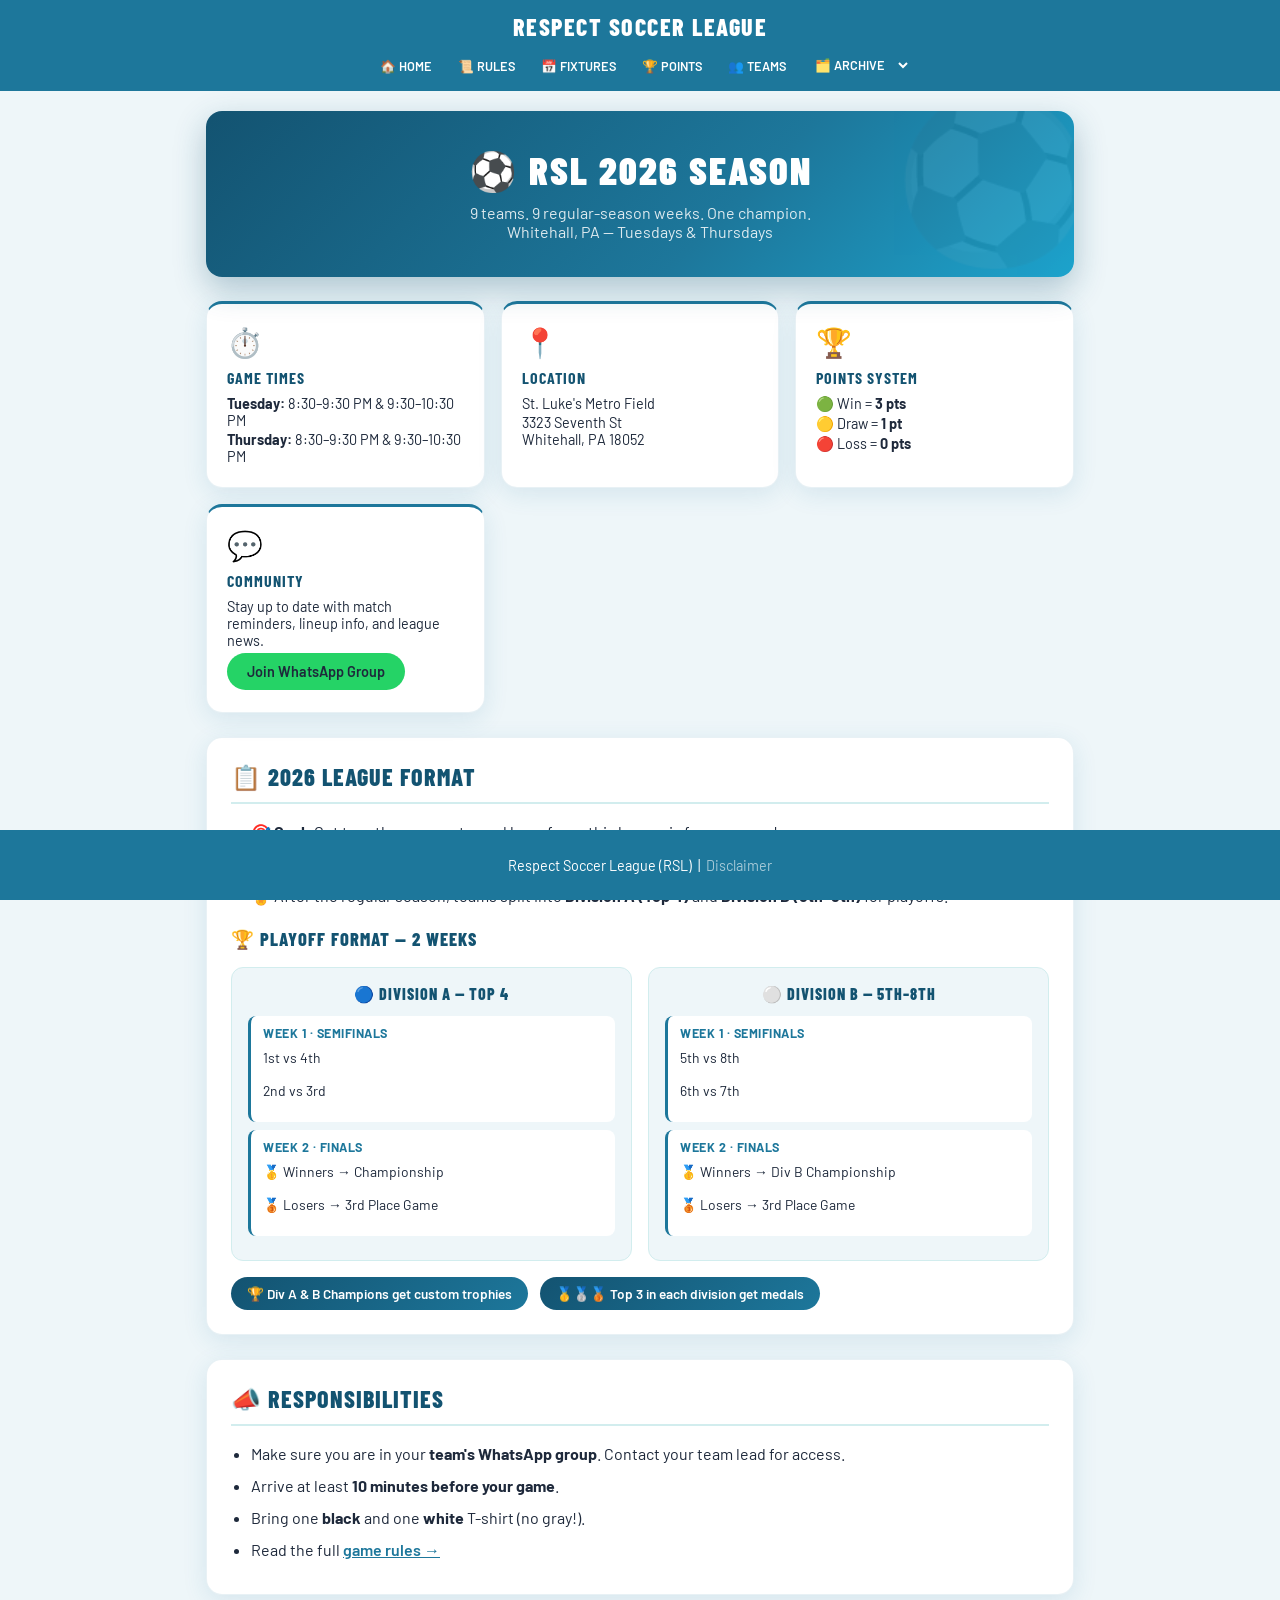
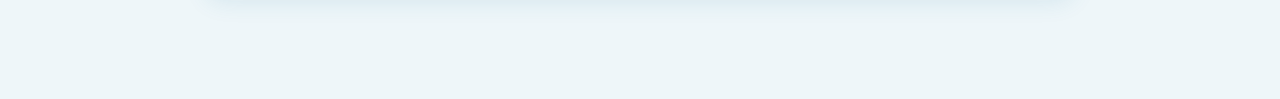
<file: index.html>
<!DOCTYPE html>
<html lang="en">
<head>
  <!-- Google tag (gtag.js) -->
  <script async src="https://www.googletagmanager.com/gtag/js?id=G-33SEFYBZ3E"></script>
  <script>
    window.dataLayer = window.dataLayer || [];
    function gtag(){dataLayer.push(arguments);}
    gtag('js', new Date());
    gtag('config', 'G-33SEFYBZ3E');
  </script>
  <meta http-equiv="refresh" content="21600">
  <meta charset="UTF-8">
  <meta name="viewport" content="width=device-width, initial-scale=1.0">
  <meta name="description" content="Respect Soccer League (RSL) — 2026 Season. Fixtures, standings, rules, and team info for the RSL in Whitehall, PA.">
  <title>RSL — Respect Soccer League</title>
  <link rel="stylesheet" href="styles.css">
  <link rel="icon" href="./images/favicon.png" type="image/png">
</head>

<!-- nav.js injects the nav into <header> automatically -->
<script src="nav.js"></script>

<body>
  <header>
    <h1>Respect Soccer League</h1>
    <!-- nav injected by nav.js -->
  </header>

  <main>

    <!-- ── HERO ───────────────────────────────────── -->
    <div class="hero">
      <h2>⚽ RSL 2026 Season</h2>
      <p>9 teams. 9 regular-season weeks. One champion.<br>Whitehall, PA — Tuesdays & Thursdays</p>
    </div>

    <!-- ── QUICK INFO CARDS ────────────────────────── -->
    <div class="info-grid">
      <div class="info-card">
        <span class="card-icon">⏱️</span>
        <h3>Game Times</h3>
        <p><strong>Tuesday:</strong> 8:30–9:30 PM &amp; 9:30–10:30 PM</p>
        <p><strong>Thursday:</strong> 8:30–9:30 PM &amp; 9:30–10:30 PM</p>
      </div>
      <div class="info-card">
        <span class="card-icon">📍</span>
        <h3>Location</h3>
        <p>St. Luke's Metro Field</p>
        <p><a href="https://maps.google.com/?q=3323+Seventh+St,+Whitehall,+PA+18052" target="_blank" rel="noopener">3323 Seventh St<br>Whitehall, PA 18052</a></p>
      </div>
      <div class="info-card">
        <span class="card-icon">🏆</span>
        <h3>Points System</h3>
        <p>🟢 Win = <strong>3 pts</strong></p>
        <p>🟡 Draw = <strong>1 pt</strong></p>
        <p>🔴 Loss = <strong>0 pts</strong></p>
      </div>
      <div class="info-card">
        <span class="card-icon">💬</span>
        <h3>Community</h3>
        <p>Stay up to date with match reminders, lineup info, and league news.</p>
        <a class="whatsapp-btn" href="https://chat.whatsapp.com/EWwjr1f79zW0HqxTsPFNQQ" target="_blank" rel="noopener">
          Join WhatsApp Group
        </a>
      </div>
    </div>

    <!-- ── LEAGUE FORMAT ───────────────────────────── -->
    <div class="section-card">
      <h2>📋 2026 League Format</h2>
      <ul>
        <li>🎯 <strong>Goal:</strong> Get together, compete, and have fun — this league is for everyone!</li>
        <li>📅 <strong>Regular Season:</strong> 8 games per team, round-robin format.</li>
        <li>🏅 After the regular season, teams split into <strong>Division A (Top 4)</strong> and <strong>Division B (5th–8th)</strong> for playoffs.</li>
      </ul>

      <!-- Playoff bracket -->
      <div style="margin-top: 20px;">
        <h3 style="font-family:'Barlow Condensed',Arial,sans-serif; font-weight:800; text-transform:uppercase; letter-spacing:1px; color:var(--brand-dark); font-size:1.15rem; margin-bottom:12px;">🏆 Playoff Format — 2 Weeks</h3>
        <div class="bracket-grid">
          <div class="bracket-division">
            <h4>🔵 Division A — Top 4</h4>
            <div class="bracket-week">
              <h5>Week 1 · Semifinals</h5>
              <ul>
                <li>1st vs 4th</li>
                <li>2nd vs 3rd</li>
              </ul>
            </div>
            <div class="bracket-week">
              <h5>Week 2 · Finals</h5>
              <ul>
                <li>🥇 Winners → Championship</li>
                <li>🥉 Losers → 3rd Place Game</li>
              </ul>
            </div>
          </div>
          <div class="bracket-division">
            <h4>⚪ Division B — 5th–8th</h4>
            <div class="bracket-week">
              <h5>Week 1 · Semifinals</h5>
              <ul>
                <li>5th vs 8th</li>
                <li>6th vs 7th</li>
              </ul>
            </div>
            <div class="bracket-week">
              <h5>Week 2 · Finals</h5>
              <ul>
                <li>🥇 Winners → Div B Championship</li>
                <li>🥉 Losers → 3rd Place Game</li>
              </ul>
            </div>
          </div>
        </div>

        <div class="awards-row">
          <span class="award-chip">🏆 Div A &amp; B Champions get custom trophies</span>
          <span class="award-chip">🥇🥈🥉 Top 3 in each division get medals</span>
        </div>
      </div>
    </div>

    <!-- ── RESPONSIBILITIES ────────────────────────── -->
    <div class="section-card">
      <h2>📣 Responsibilities</h2>
      <ul>
        <li>Make sure you are in your <strong>team's WhatsApp group</strong>. Contact your team lead for access.</li>
        <li>Arrive at least <strong>10 minutes before your game</strong>.</li>
        <li>Bring one <strong>black</strong> and one <strong>white</strong> T-shirt (no gray!).</li>
        <li>Read the full <a href="/rules" style="color:var(--brand); font-weight:600;">game rules →</a></li>
      </ul>
    </div>

  </main>

  <footer>
    <p>Respect Soccer League (RSL) &nbsp;|&nbsp; <a class="disclaimer" href="/disclaimer">Disclaimer</a></p>
  </footer>
</body>
</html>
</file>
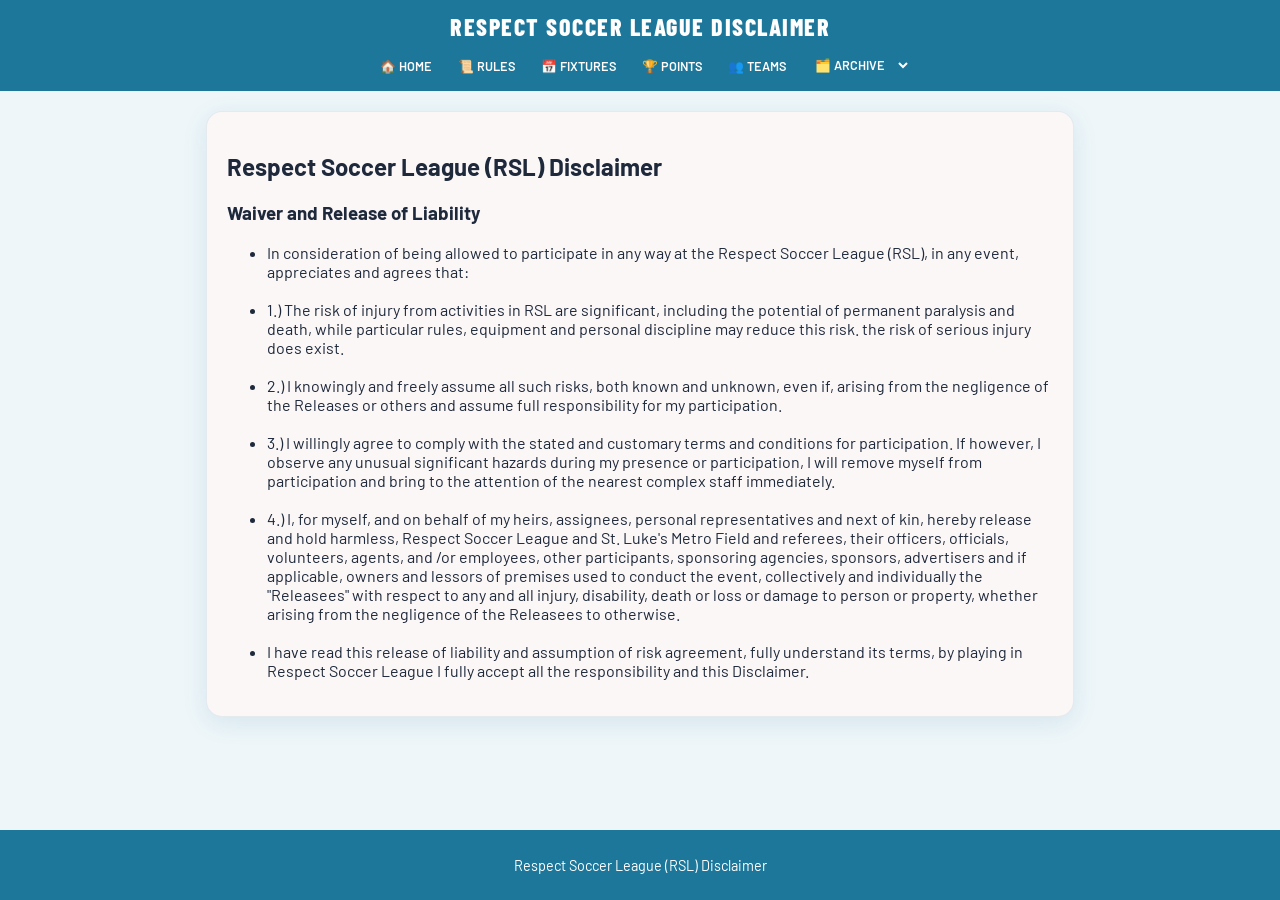
<file: disclaimer.html>
<!DOCTYPE html>
<html lang="en">
<head>
<meta http-equiv="refresh" content="21600">
    <!-- Google tag (gtag.js) -->
<script async src="https://www.googletagmanager.com/gtag/js?id=G-33SEFYBZ3E"></script>
<script>
  window.dataLayer = window.dataLayer || [];
  function gtag(){dataLayer.push(arguments);}
  gtag('js', new Date());

  gtag('config', 'G-33SEFYBZ3E');
</script>
    <meta charset="UTF-8">
    <meta name="viewport" content="width=device-width, initial-scale=1.0">
    <link rel="stylesheet" href="styles.css">
    <link rel="icon" href="./images/favicon.png" type="image/png">
    <title>Disclaimer</title>
</head>
<script src="nav.js"></script>
<body>
    <header>
        <h1>Respect Soccer League Disclaimer</h1>
    </header>

    <main>
        <section class="teams">
            <h2>Respect Soccer League (RSL) Disclaimer</h2>
            <h3>Waiver and Release of Liability</h3>
            <ul>
                <li>In consideration of being allowed to participate in any way at the Respect Soccer League (RSL),
                    in any event, appreciates and agrees that:</li>
                <br>
                <li>1.) The risk of injury from activities in RSL are significant, including the potential of permanent paralysis and death, while particular rules, equipment and personal discipline may reduce this risk. the risk of serious injury does exist.</li>
                <br> 
                <li>2.) I knowingly and freely assume all such risks, both known and unknown, even if, arising from the negligence of the Releases or others and assume full responsibility for my participation. </li>
                <br> 
                <li>3.) I willingly agree to comply with the stated and customary terms and conditions for participation. If however, I observe any unusual significant hazards during my presence or participation, I will remove myself from participation and bring to the attention of the nearest complex staff immediately.</li>
                <br>   
                <li>4.) I, for myself, and on behalf of my heirs, assignees, personal representatives and next of kin, hereby release and hold harmless, Respect Soccer League and St. Luke's Metro Field and referees, their officers, officials, volunteers, agents, and /or employees, other participants, sponsoring agencies, sponsors, advertisers and if applicable, owners and lessors of premises used to conduct the event, collectively and individually the "Releasees" with respect to any and all injury, disability, death or loss or damage to person or property, whether arising from the negligence of the Releasees to otherwise.</li>
                <br>    
                <li>I have read this release of liability and assumption of risk agreement, fully understand its terms, by playing in Respect Soccer League I fully accept all the responsibility and this Disclaimer.</li>
            </ul>
        </section>
    </main>

    <footer>
        <p> Respect Soccer League (RSL) Disclaimer</p>
    </footer>
</body>
</html>
</file>
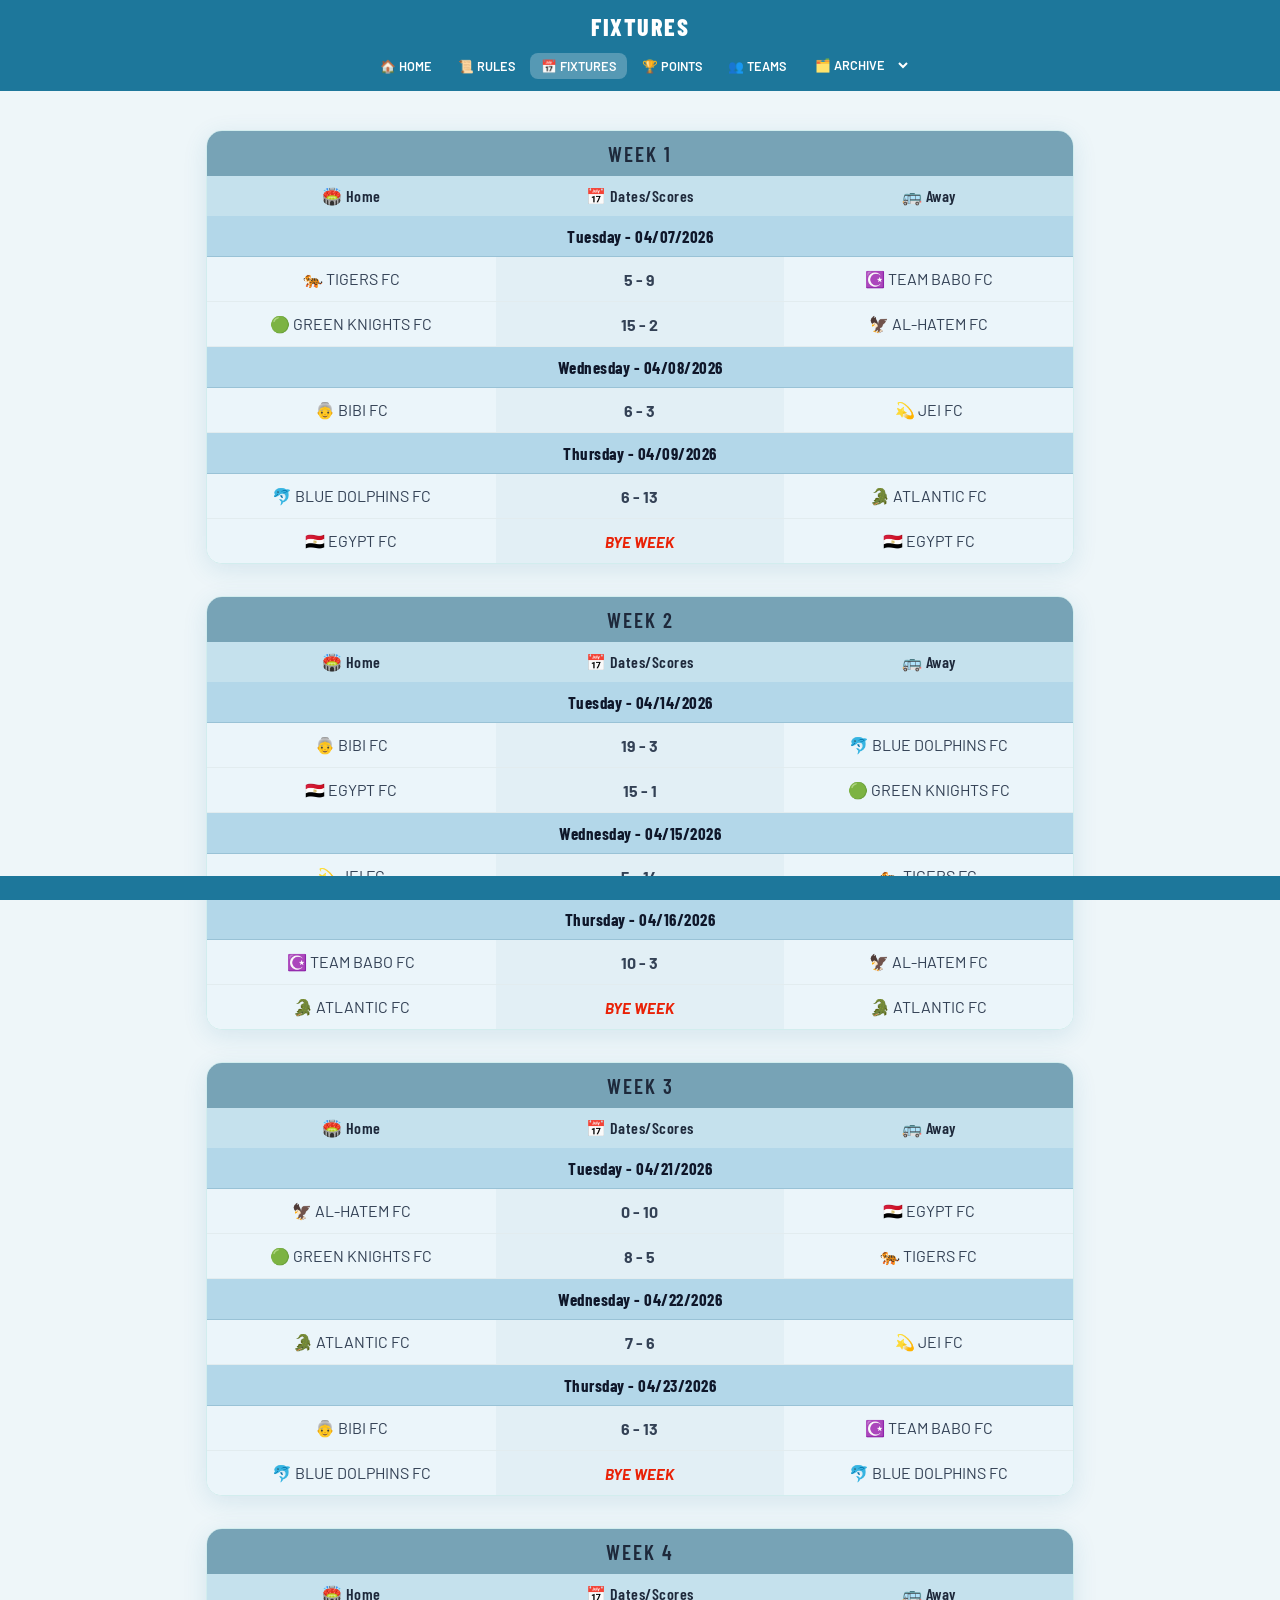
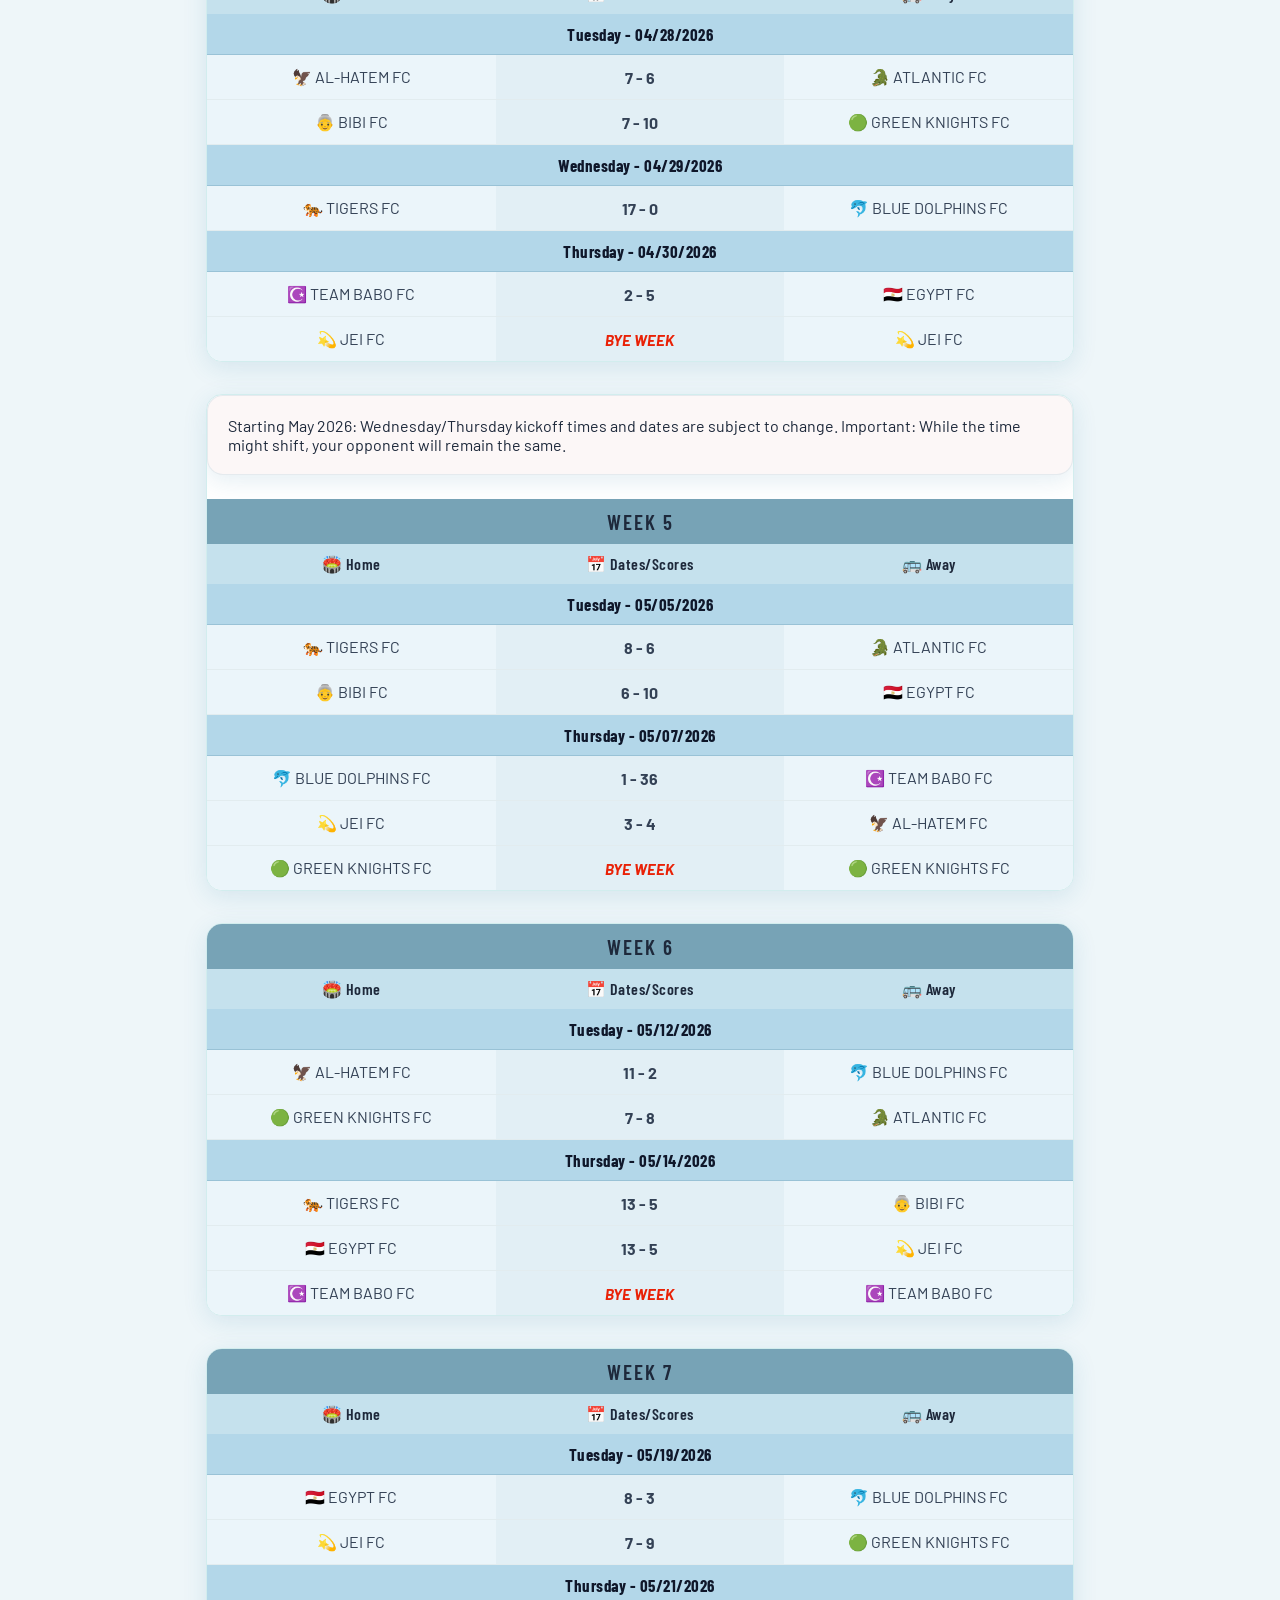
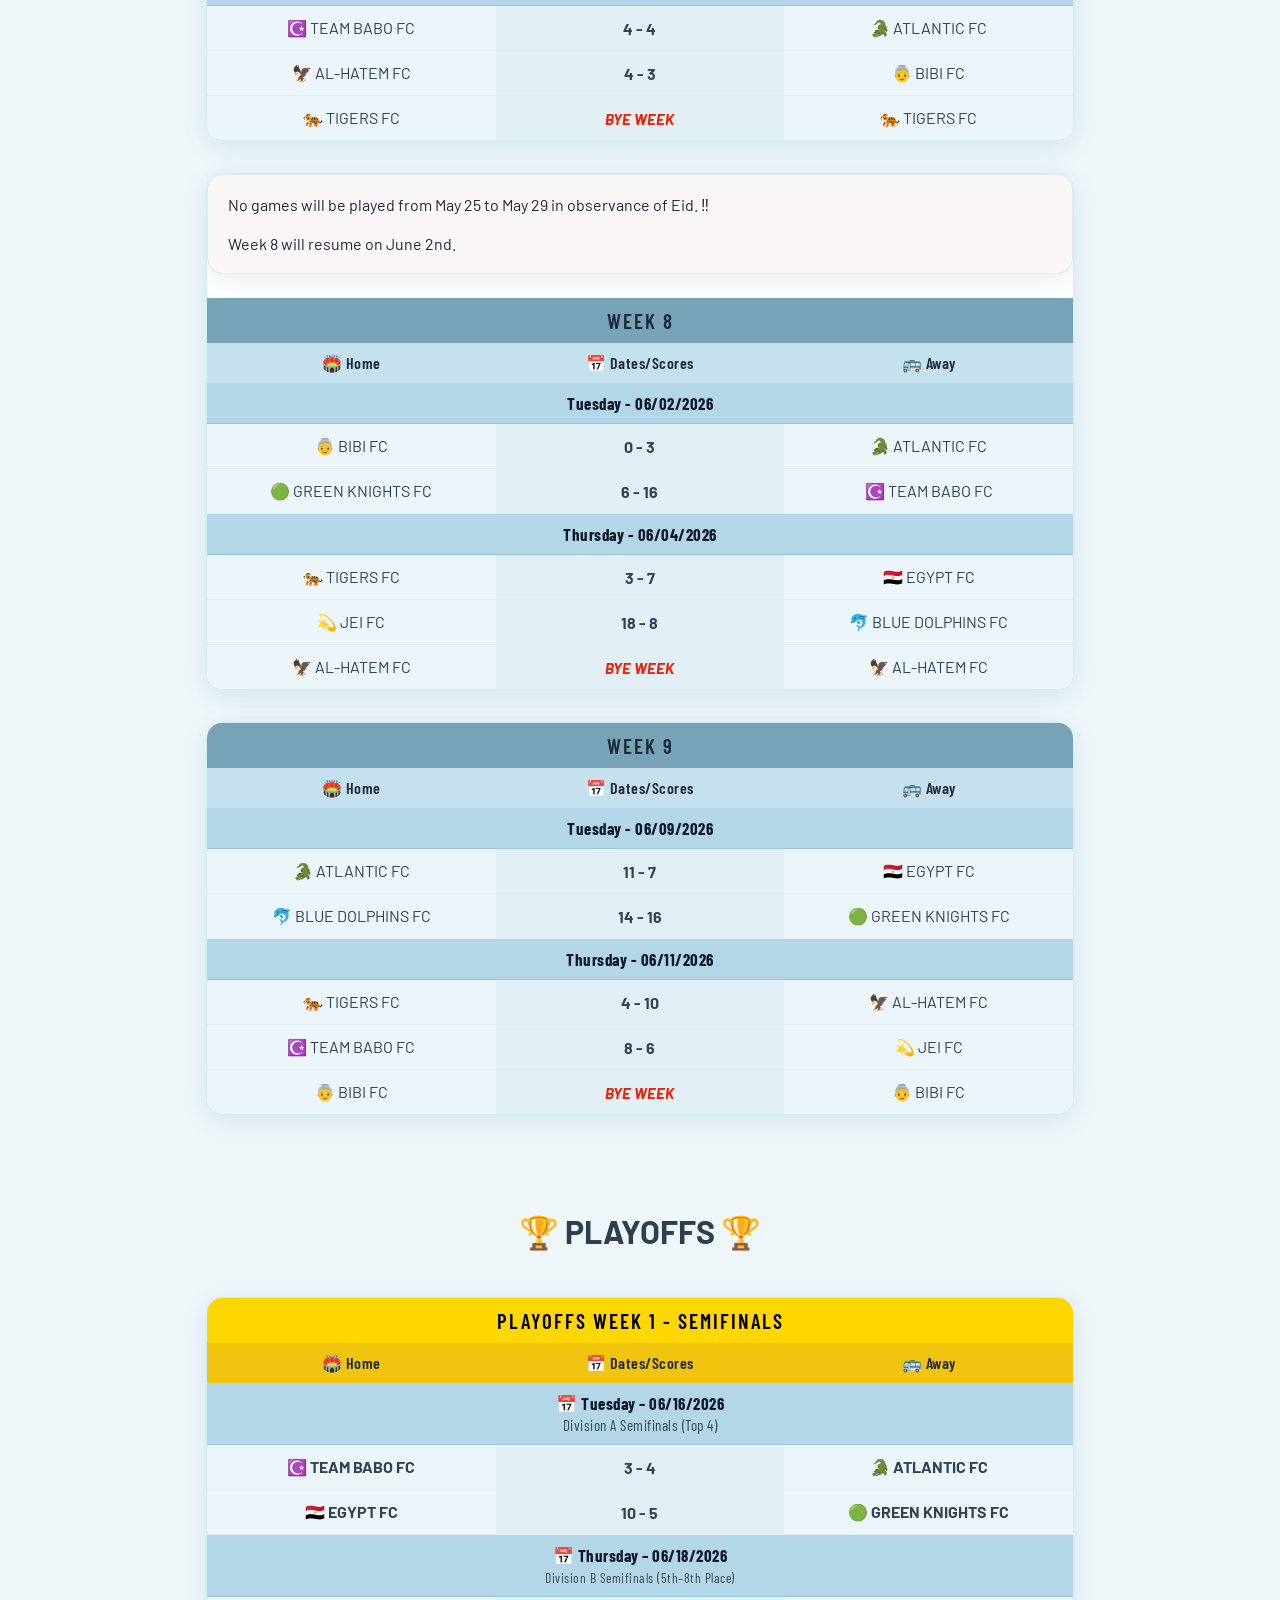
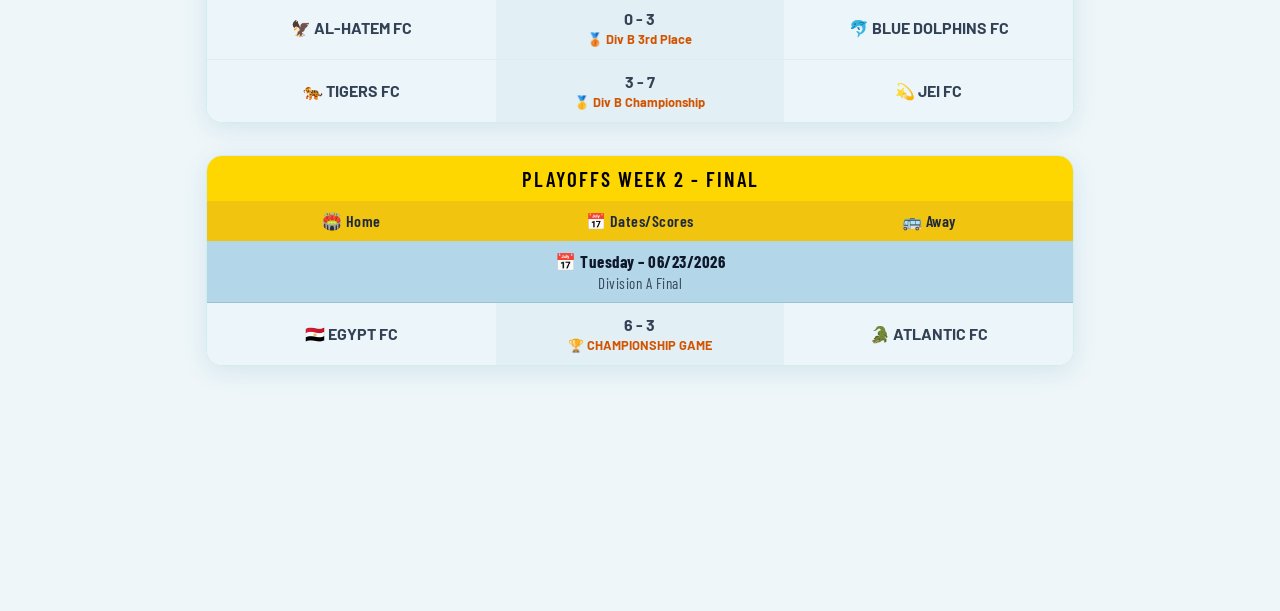
<file: fixtures.html>
<!DOCTYPE html>
<html lang="en">
<head>
<meta http-equiv="refresh" content="21600">
    <!-- Google tag (gtag.js) -->
<script async src="https://www.googletagmanager.com/gtag/js?id=G-33SEFYBZ3E"></script>
<script>
  window.dataLayer = window.dataLayer || [];
  function gtag(){dataLayer.push(arguments);}
  gtag('js', new Date());

  gtag('config', 'G-33SEFYBZ3E');
</script>
    <meta charset="UTF-8">
    <meta name="viewport" content="width=device-width, initial-scale=1.0">
    <title>Fixtures</title>
    <link rel="stylesheet" href="styles.css">
    <link rel="icon" href="./images/favicon.png" type="image/png">
</head>
<script src="nav.js"></script>
<body>
    <header class="header2" id="sticky-header">
        <h1>FIXTURES</h1>
    </header>

    <main>
        <!-- 
            example of how to use different class
            1) when the games are on a future date:
            <section class="fixtures">
                <h2>Week #<PUT WEEK #></h2>
                <table>

            2) when the games are compeleted:
            <section class="done">
                <h2>Week #<PUT WEEK #</h2>
                <table class="donetable">

            3) when on the current week
            <section class="current">
                <h2>Week #<PUT WEEK #</h2>
                <table class="currenttable">
        -->
        <br>
        <div id="fixtures-container"></div>
        <script src="/js/fixtures.js"></script>
        <br>
        <!-- <section class="teams">
            Playoffs will start on June 16th!
        </section> -->
        <br>
        <br>
        <br>
        <br>
        <br>
        <br>
<!--         
        <section class="fixtures">
            <h2>EXAMPLE</h2>
            <table class="">
                <tr>
                    <th>🏟️ Home</th>
                    <th>📅 Dates</th>
                    <th>🚌 Away</th>
                </tr>
                <tr>
                    <th colspan="3">Tuesday - 10/17/2023</th>
                </tr>
                
                <tr>
                    <td>🇺🇦 Divenate FC</td>
                    <td> 2 - 3 </td>
                    <td>🇹🇷 Samanyolu FC</td>
                </tr>
                <tr>
                    <td>🇲🇦 Maghreb FC</td>
                    <td> 6 - 7 </td>
                    <td>⚡ El Clasico FC</td>
                </tr>
                <tr>
                    <th colspan="3">Thursday - 10/19/2023</th>
                </tr>
                <tr>
                    <td>𓅃 Hungry Hawks FC</td>
                    <td> TBD </td>
                    <td>🦅 Allentown Eagles FC</td>
                </tr>
                <tr>
                    <td>🎯 MC FC</td>
                    <td> TBD </td>
                    <td>🐬 Blue Dolphins FC</td>
                </tr>
            </table>
        </section> -->
    </main>

    <footer>
        <!-- Footer content -->
    </footer>
</body>
</html>
</file>
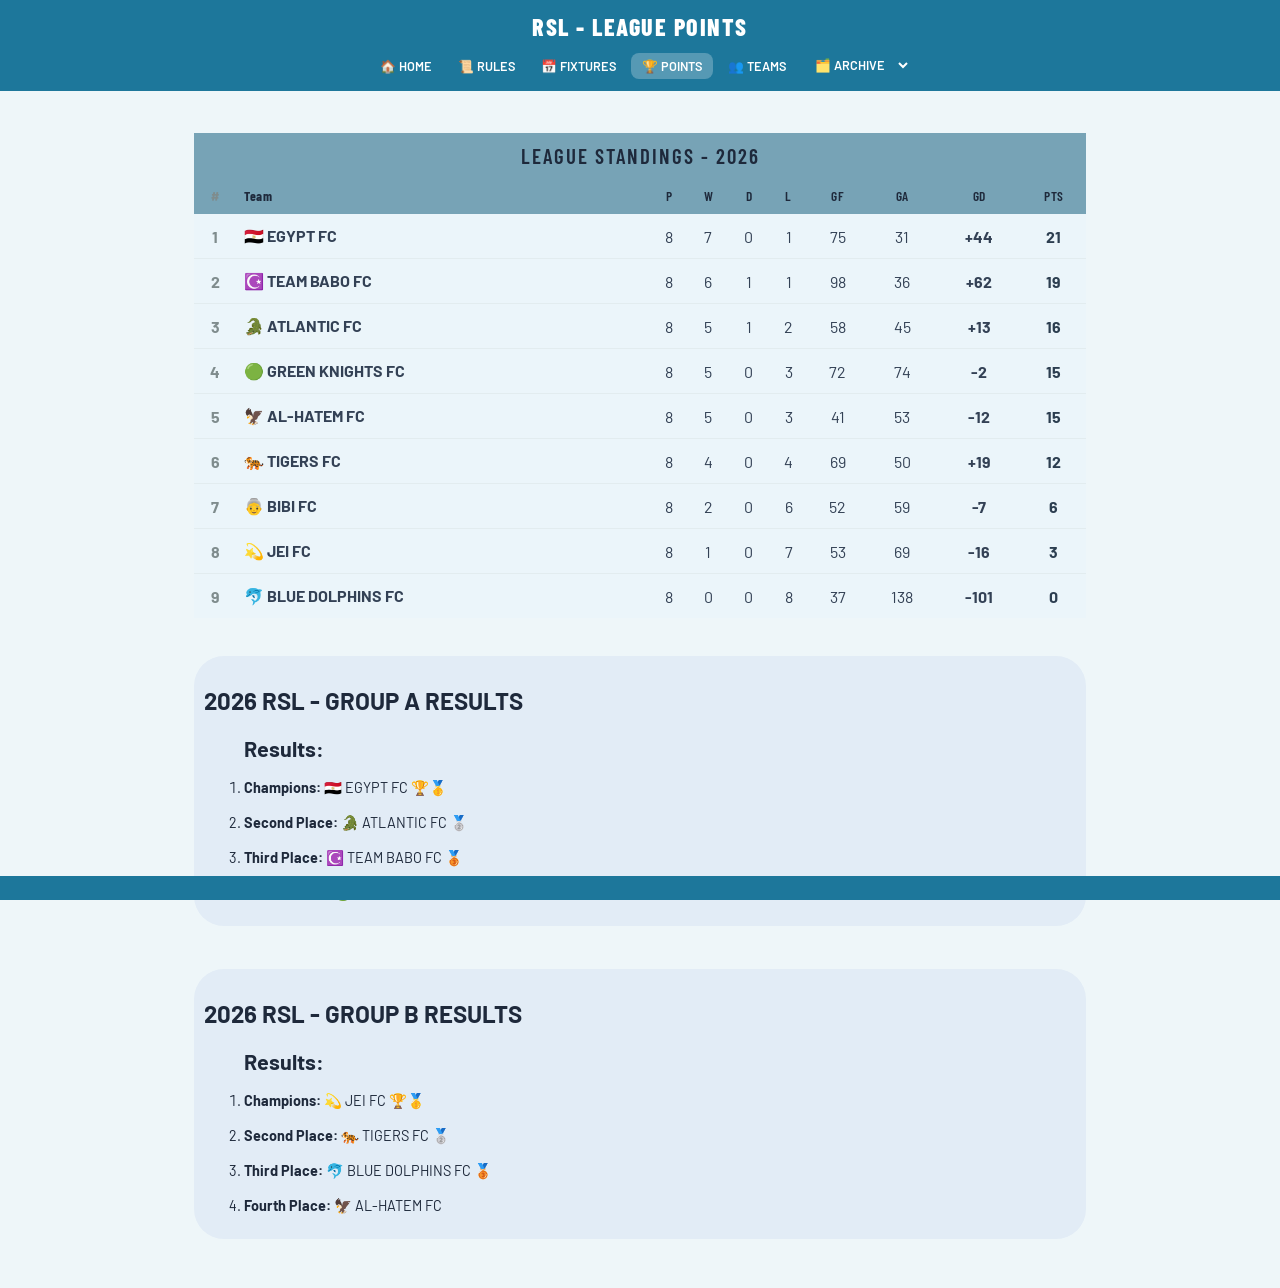
<file: league_points.html>
<!DOCTYPE html>
<html lang="en">
<head>
<meta http-equiv="refresh" content="21600">
    <!-- Google tag (gtag.js) -->
<script async src="https://www.googletagmanager.com/gtag/js?id=G-33SEFYBZ3E"></script>
<script>
  window.dataLayer = window.dataLayer || [];
  function gtag(){dataLayer.push(arguments);}
  gtag('js', new Date());

  gtag('config', 'G-33SEFYBZ3E');
</script>
    <meta charset="UTF-8">
    <meta name="viewport" content="width=device-width, initial-scale=1.0">
    <title>League Points</title>
    <link rel="stylesheet" href="styles.css">
    <link rel="icon" href="./images/favicon.png" type="image/png">
</head>
<script src="nav.js"></script>
<body>
    <header>
        <h1>RSL - LEAGUE POINTS</h1>
    </header>

    <main class="mainpadding">
        <br>
        <br>
        <div class="standings-wrapper"><div id="standings-container"></div></div>
        <div id="league-table"></div>
        <script src="/js/standings.js"></script>
        <!-- <section>
            <iframe width="100%" height="370" src="https://docs.google.com/spreadsheets/d/e/2PACX-1vQtiiw3SnqCX-ZUdQyTmqlmLSDBVGOBtYivxlWjeYEJ9G1TbeixE2HhucFbzKN6RW8wEw2ZCHpP6lXh/pubhtml?widget=true&amp;headers=false" frameborder="0" allowfullscreen></iframe>
        </section> -->
        <br><br>
        <!-- <div id="playoffs-results-container"></div> -->
        <div class="archive_div">
            <H2 class="archive">2026 RSL - GROUP A RESULTS</H2
            <div>
                <ol class="archive_ol">
                    <h2> Results:</h2>
                    <li>
                        <strong>Champions:</strong> 🇪🇬 EGYPT FC 🏆🥇
                    </li>
                    <br>
                    <li>
                        <strong>Second Place:</strong> 🐊 ATLANTIC FC 🥈
                    </li>
                    <br>
                    <li>
                        <strong>Third Place:</strong> ☪️ TEAM BABO FC 🥉
                    </li>
                    <br>
                    <li>
                        <strong>Fourth Place:</strong> 🟢 GREEN KNIGHTS FC
                    </li>
                </ol>
            </div>
        </div>
        <br><br>
        <div class="archive_div">
            <H2 class="archive">2026 RSL - GROUP B RESULTS</H2
            <div>
                <ol class="archive_ol">
                    <h2> Results:</h2>
                    <li>
                        <strong>Champions:</strong> 💫 JEI FC 🏆🥇
                    </li>
                    <br>
                    <li>
                        <strong>Second Place:</strong> 🐅 TIGERS FC 🥈
                    </li>
                    <br>
                    <li>
                        <strong>Third Place:</strong> 🐬 BLUE DOLPHINS FC 🥉
                    </li>
                    <br>
                    <li>
                        <strong>Fourth Place:</strong> 🦅 AL-HATEM FC
                    </li>
                </ol>
            </div>
        </div>
        <div style="padding-bottom: 40px;"></div>
</main>

    <footer>
        <!-- Footer content (same as other pages) -->
    </footer>
</body>
</html>
</file>
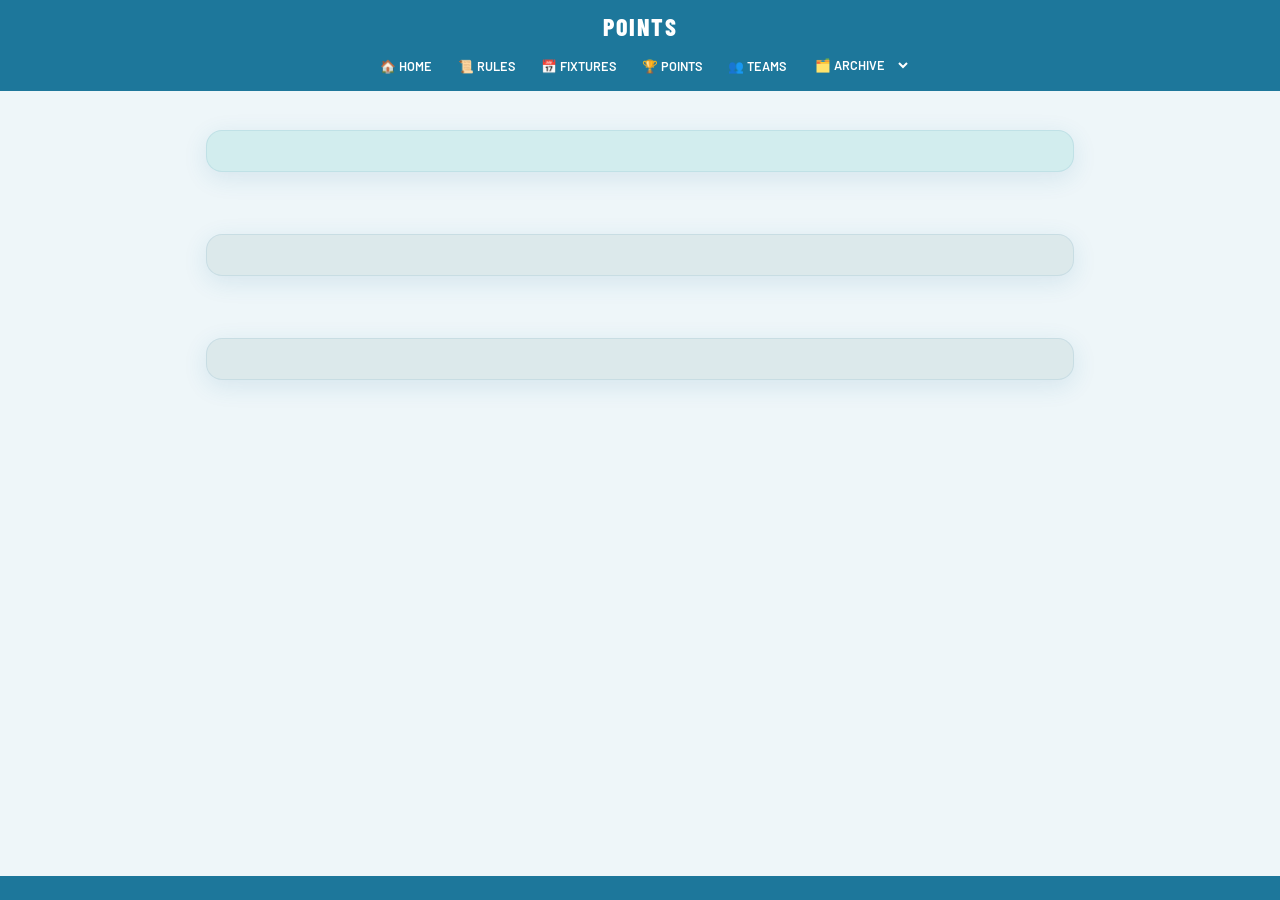
<file: points.html>
<!DOCTYPE html>
<html lang="en">
<head>
<meta http-equiv="refresh" content="21600">
    <!-- Google tag (gtag.js) -->
<script async src="https://www.googletagmanager.com/gtag/js?id=G-33SEFYBZ3E"></script>
<script>
  window.dataLayer = window.dataLayer || [];
  function gtag(){dataLayer.push(arguments);}
  gtag('js', new Date());

  gtag('config', 'G-33SEFYBZ3E');
</script>
    <meta charset="UTF-8">
    <meta name="viewport" content="width=device-width, initial-scale=1.0">
    <title>Points</title>
    <link rel="stylesheet" href="styles.css">
    <link rel="icon" href="./images/favicon.png" type="image/png">
</head>
<script src="nav.js"></script>
<body>
    <header>
        <h1>POINTS</h1>
    </header>

    <main>
        <br>
        <section class="pointss">
            <!-- RSL - League  ➡️  <a href="./league_points"> POINTS </a> -->
        </section>
        <br>
        <br>
        <section class="pointss2">
            <!-- RSL - Group A  ➡️  <a href="./group_a_points"> POINTS </a> -->
        </section>
        <br>
        <br>
        <section class="pointss2">
            <!-- RSL - Group B  ➡️ <a href="./group_b_points">POINTS</a> -->
        </section>
    </main>

    <footer>
        <!-- Footer content (same as other pages) -->
    </footer>
</body>
</html>
</file>
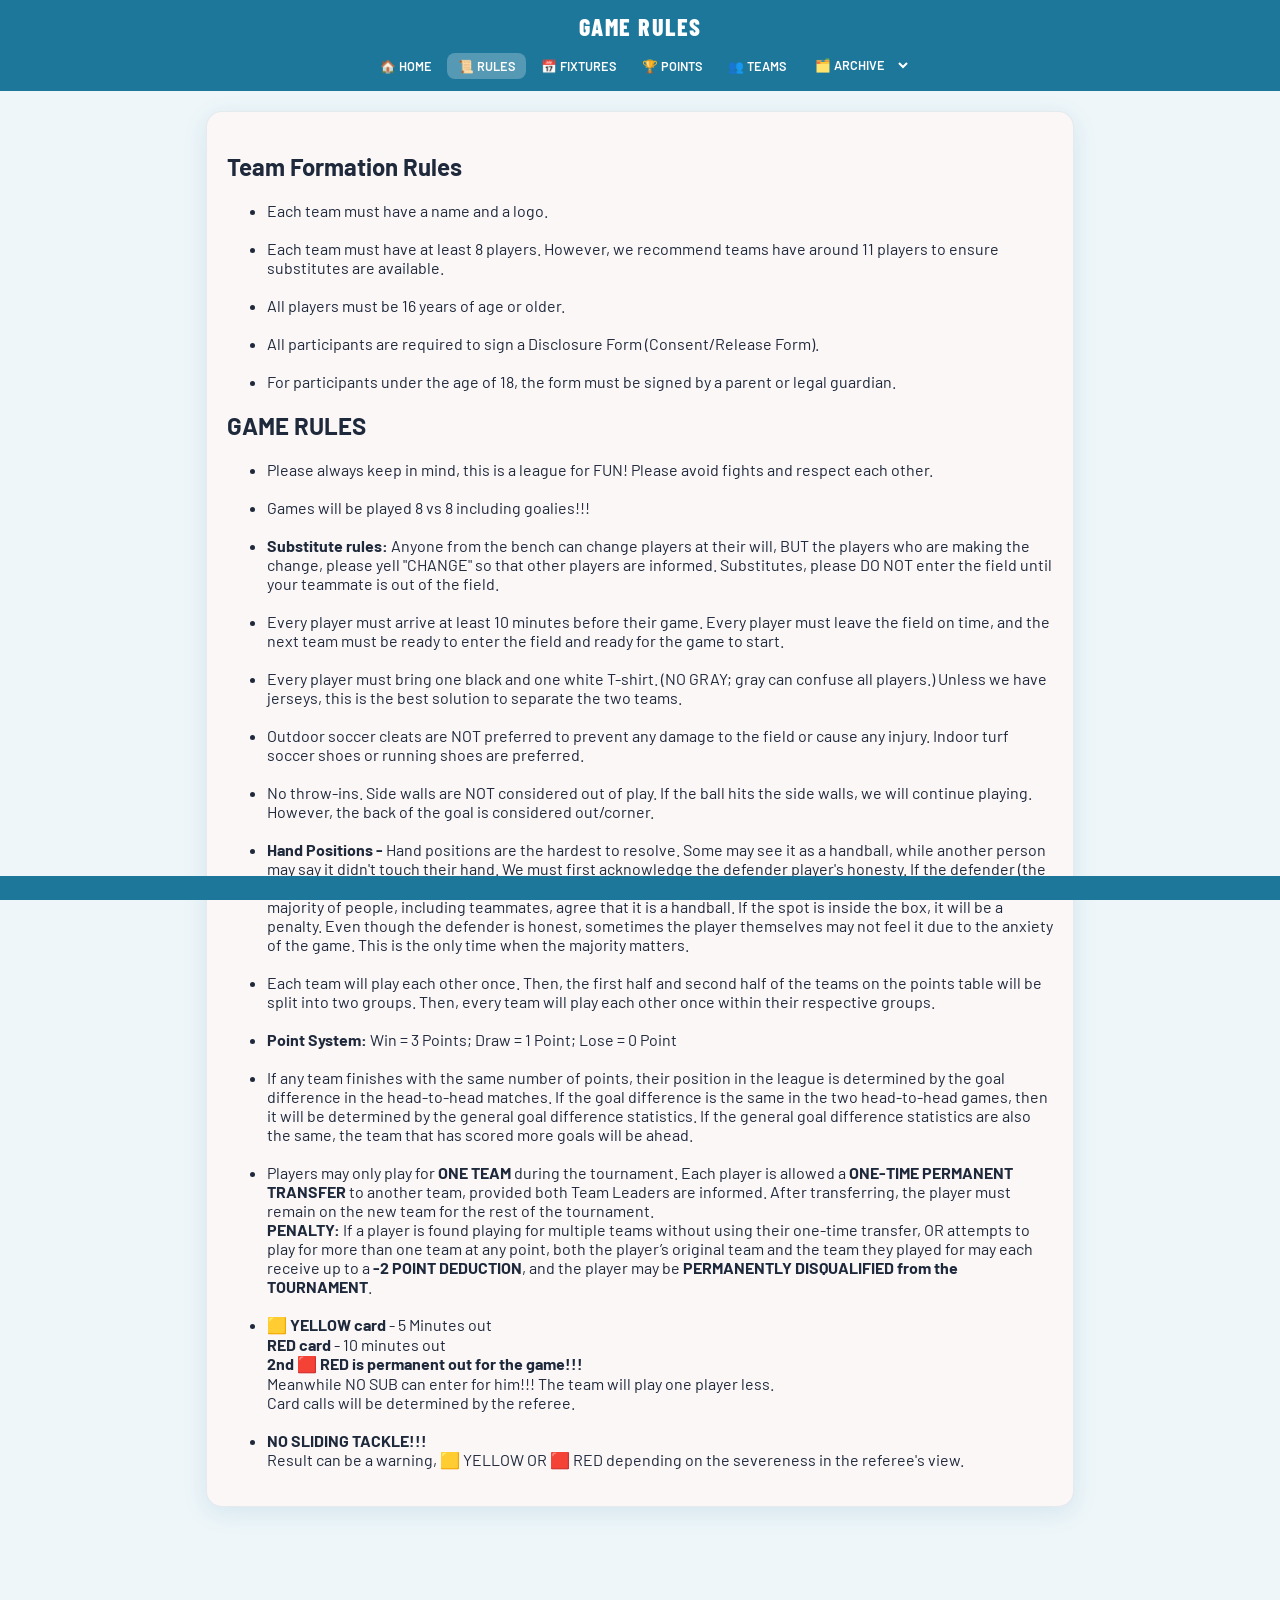
<file: rules.html>
<!DOCTYPE html>
<html lang="en">
<head>
<meta http-equiv="refresh" content="21600">
    <!-- Google tag (gtag.js) -->
<script async src="https://www.googletagmanager.com/gtag/js?id=G-33SEFYBZ3E"></script>
<script>
  window.dataLayer = window.dataLayer || [];
  function gtag(){dataLayer.push(arguments);}
  gtag('js', new Date());

  gtag('config', 'G-33SEFYBZ3E');
</script>
    <meta charset="UTF-8">
    <meta name="viewport" content="width=device-width, initial-scale=1.0">
    <link rel="stylesheet" href="styles.css">
    <link rel="icon" href="./images/favicon.png" type="image/png">
    <title>Rules</title>
</head>
<script src="nav.js"></script>
<body>
    <header>
        <h1>GAME RULES</h1>
    </header>

    <main>
        <section class="teams">
            <h2>Team Formation Rules</h2>
            <ul>
                <li>Each team must have a name and a logo.</li>
                <br>
                <li>Each team must have at least 8 players. However, we recommend teams have around 11 players to ensure substitutes are available.</li>
                <br>
                <li>All players must be 16 years of age or older.</li>
                <br>
                <li>All participants are required to sign a Disclosure Form (Consent/Release Form).</li>
                <br>
                <li>For participants under the age of 18, the form must be signed by a parent or legal guardian.</li>
            </ul>
            <h2>GAME RULES</h2>
            <ul>
                
                <li>Please always keep in mind, this is a league for FUN! Please avoid fights and respect each other.</li>
                <br>
                <li>Games will be played 8 vs 8 including goalies!!!</li>
                <br>
                <li><strong>Substitute rules:</strong> Anyone from the bench can change players at their will, BUT the players who are making the change, please yell "CHANGE" so that other players are informed. Substitutes, please DO NOT enter the field until your teammate is out of the field.</li>
                <br>
                <li>Every player must arrive at least 10 minutes before their game. Every player must leave the field on time, and the next team must be ready to enter the field and ready for the game to start.</li>
                <br>
                <li>Every player must bring one black and one white T-shirt. (NO GRAY; gray can confuse all players.) Unless we have jerseys, this is the best solution to separate the two teams.</li>
                <br>
                <li>Outdoor soccer cleats are NOT preferred to prevent any damage to the field or cause any injury. Indoor turf soccer shoes or running shoes are preferred.</li>
                <br>
                <li>No throw-ins. Side walls are NOT considered out of play. If the ball hits the side walls, we will continue playing. However, the back of the goal is considered out/corner.</li>
                <br>
                <li><strong>Hand Positions -</strong> Hand positions are the hardest to resolve. Some may see it as a handball, while another person may say it didn't touch their hand. We must first acknowledge the defender player's honesty. If the defender (the person whose hand may have touched the ball) says it didn't touch, we just have to believe them unless the majority of people, including teammates, agree that it is a handball. If the spot is inside the box, it will be a penalty. Even though the defender is honest, sometimes the player themselves may not feel it due to the anxiety of the game. This is the only time when the majority matters.</li>
                <br>
                <li>Each team will play each other once. Then, the first half and second half of the teams on the points table will be split into two groups. Then, every team will play each other once within their respective groups. </li>
                <br>
                <li><strong>Point System:</strong> Win = 3 Points; Draw = 1 Point; Lose = 0 Point</li>
                <br>
                <li>If any team finishes with the same number of points, their position in the league is determined by the goal difference in the head-to-head matches. If the goal difference is the same in the two head-to-head games, then it will be determined by the general goal difference statistics. If the general goal difference statistics are also the same, the team that has scored more goals will be ahead.</li>
                <br>
                <li>
                Players may only play for <strong>ONE TEAM</strong> during the tournament. Each player is allowed a <strong>ONE-TIME PERMANENT TRANSFER</strong> to another team, provided both Team Leaders are informed. After transferring, the player must remain on the new team for the rest of the tournament.<br>
                <strong>PENALTY:</strong> If a player is found playing for multiple teams without using their one-time transfer, OR attempts to play for more than one team at any point, both the player’s original team and the team they played for may each receive up to a <strong>-2 POINT DEDUCTION</strong>, and the player may be <strong>PERMANENTLY DISQUALIFIED from the TOURNAMENT</strong>.
                </li>
                <br>
                <li><strong>🟨 YELLOW card</strong> - 5 Minutes out<br><strong>RED card</strong> - 10 minutes out<br><strong>2nd 🟥 RED is permanent out for the game!!!</strong><br>Meanwhile NO SUB can enter for him!!! The team will play one player less.<br>Card calls will be determined by the referee.</li>
                <br>
                <li><strong>NO SLIDING TACKLE!!!</strong><br>Result can be a warning, 🟨 YELLOW OR 🟥 RED depending on the severeness in the referee's view.</li>
            </ul>
        </section>
    </main>

    <footer>
        <!-- Footer content (same as other pages) -->
    </footer>
</body>
</html>
</file>
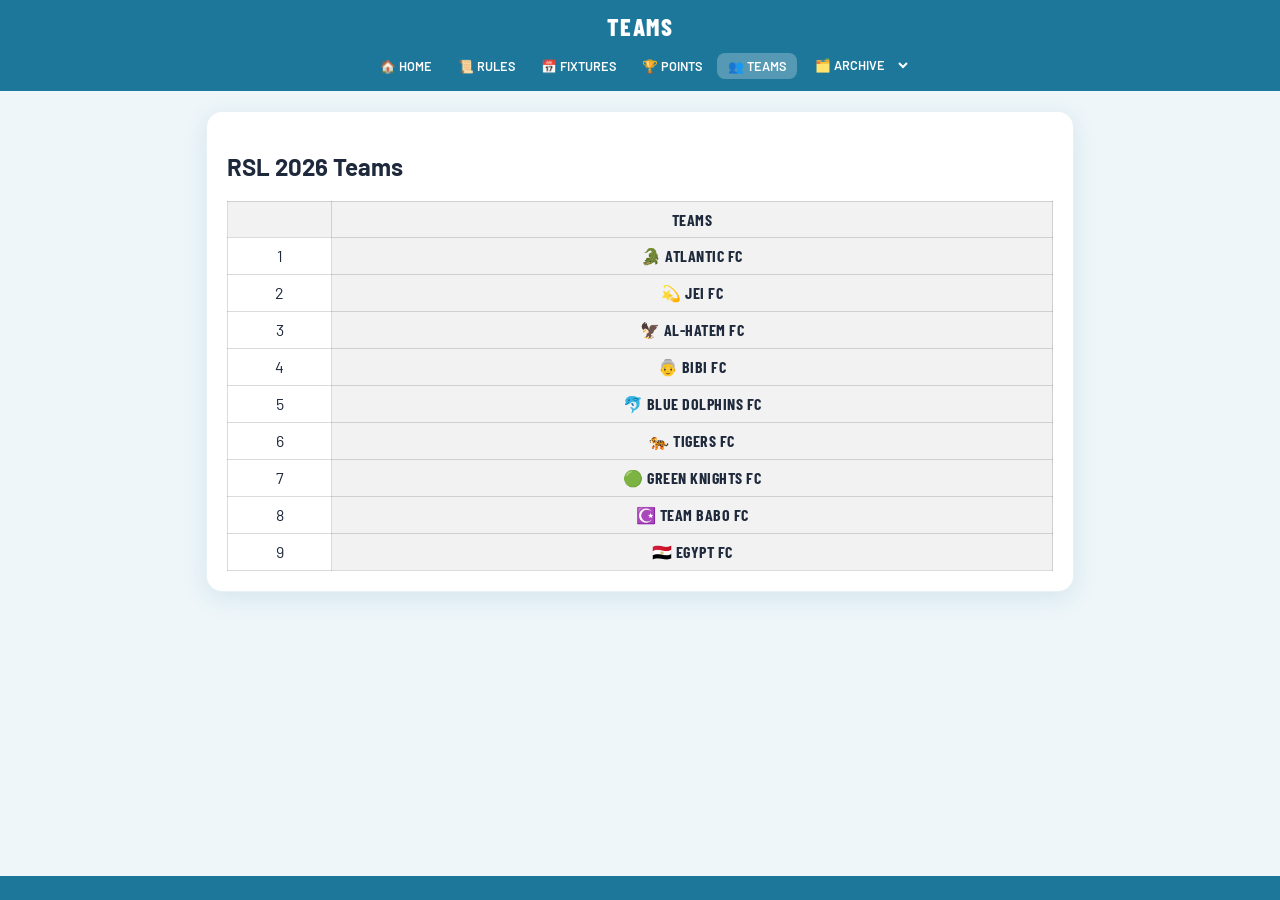
<file: teams.html>
<!DOCTYPE html>
<html lang="en">
<head>
<meta http-equiv="refresh" content="21600">
    <!-- Google tag (gtag.js) -->
<script async src="https://www.googletagmanager.com/gtag/js?id=G-33SEFYBZ3E"></script>
<script>
  window.dataLayer = window.dataLayer || [];
  function gtag(){dataLayer.push(arguments);}
  gtag('js', new Date());

  gtag('config', 'G-33SEFYBZ3E');
</script>
    <meta charset="UTF-8">
    <meta name="viewport" content="width=device-width, initial-scale=1.0">
    <title>Teams</title>
    <link rel="stylesheet" href="styles.css">
    <link rel="icon" href="./images/favicon.png" type="image/png">
</head>
<script src="nav.js"></script>
<body>
    <header>
        <h1>TEAMS</h1>
    </header>

    <main>
        <section class="points">
            <h2>RSL 2026 Teams</h2>
            <table>
                <thead>
                    <tr>
                        <th></th>
                        <th>TEAMS</th>
                    </tr>                    
                </thead>
                <tbody id="teams-table-body">
                    </tbody>
            </table>
        </section>
    </main>

    <footer>
        <!-- Footer content -->
    </footer>

    <script>
        fetch('/data/teams.json')
            .then(response => {
                if (!response.ok) throw new Error("Could not load teams.json");
                return response.json();
            })
            .then(data => {
                const tbody = document.getElementById('teams-table-body');
                let html = '';

                // Loop through each team and create a row
                // The 'index' automatically counts starting from 0, so we do index + 1 for the numbers
                data.teams.forEach((team, index) => {
                    html += `
                    <tr>
                        <td>${index + 1}</td>
                        <th>${team.name}</th>
                    </tr>`;
                });

                // Inject the generated rows into the table body
                tbody.innerHTML = html;
            })
            .catch(error => {
                console.error("Error loading teams:", error);
                document.getElementById('teams-table-body').innerHTML = `<tr><td colspan="2">Error loading teams.</td></tr>`;
            });
    </script>
</body>
</html>
</file>
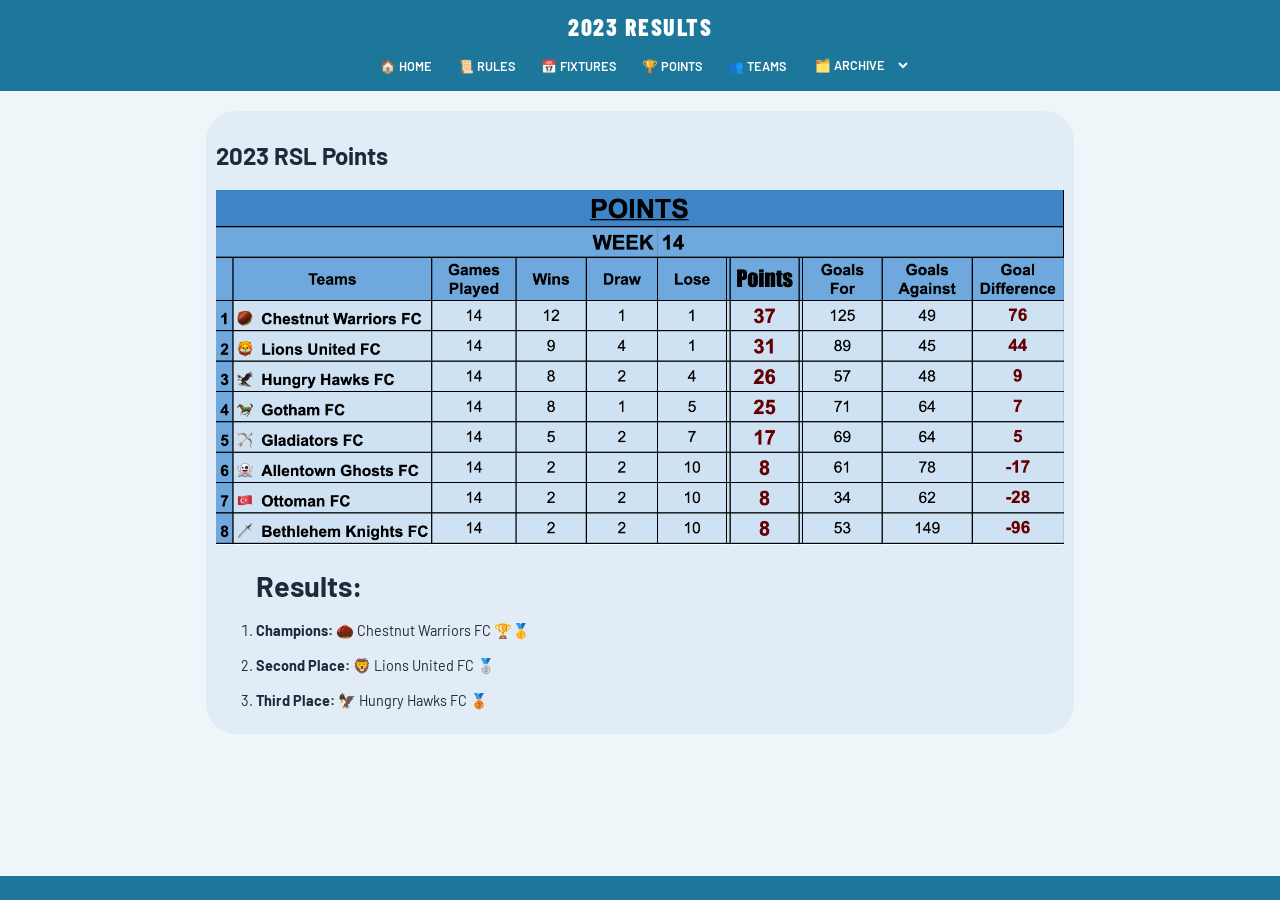
<file: archive/2023.html>
<!DOCTYPE html>
<html lang="en">
<head>
<meta http-equiv="refresh" content="21600">
    <!-- Google tag (gtag.js) -->
<script async src="https://www.googletagmanager.com/gtag/js?id=G-33SEFYBZ3E"></script>
<script>
  window.dataLayer = window.dataLayer || [];
  function gtag(){dataLayer.push(arguments);}
  gtag('js', new Date());

  gtag('config', 'G-33SEFYBZ3E');
</script>
    <meta charset="UTF-8">
    <meta name="viewport" content="width=device-width, initial-scale=1.0">
    <title>Archived Points</title>
    <link rel="stylesheet" href="../styles.css">
    <link rel="icon" href="../images/favicon.png" type="image/png">
</head>
<script src="../nav.js"></script>
<body>
    <header>
        <h1>2023 Results</h1>
    </header>

    <main>
        <div class="archive_div">
            <H2 class="archive"> 2023 RSL Points</H2>
            <img src="../images/summer_23.png" alt="Description of your image">
            <div>
                <ol class="archive_ol">
                    <h1> Results:</h1>
                    <li>
                        <strong>Champions:</strong> 🌰 Chestnut Warriors FC 🏆🥇
                    </li>
                    <br>
                    <li>
                        <strong>Second Place:</strong> 🦁 Lions United FC 🥈
                    </li>
                    <br>
                    <li>
                        <strong>Third Place:</strong> 🦅 Hungry Hawks FC 🥉
                    </li>
                </ol>
            </div>
        </div>
    </main>

    <footer>
        <!-- Footer content (same as other pages) -->
    </footer>
</body>
</html>
</file>
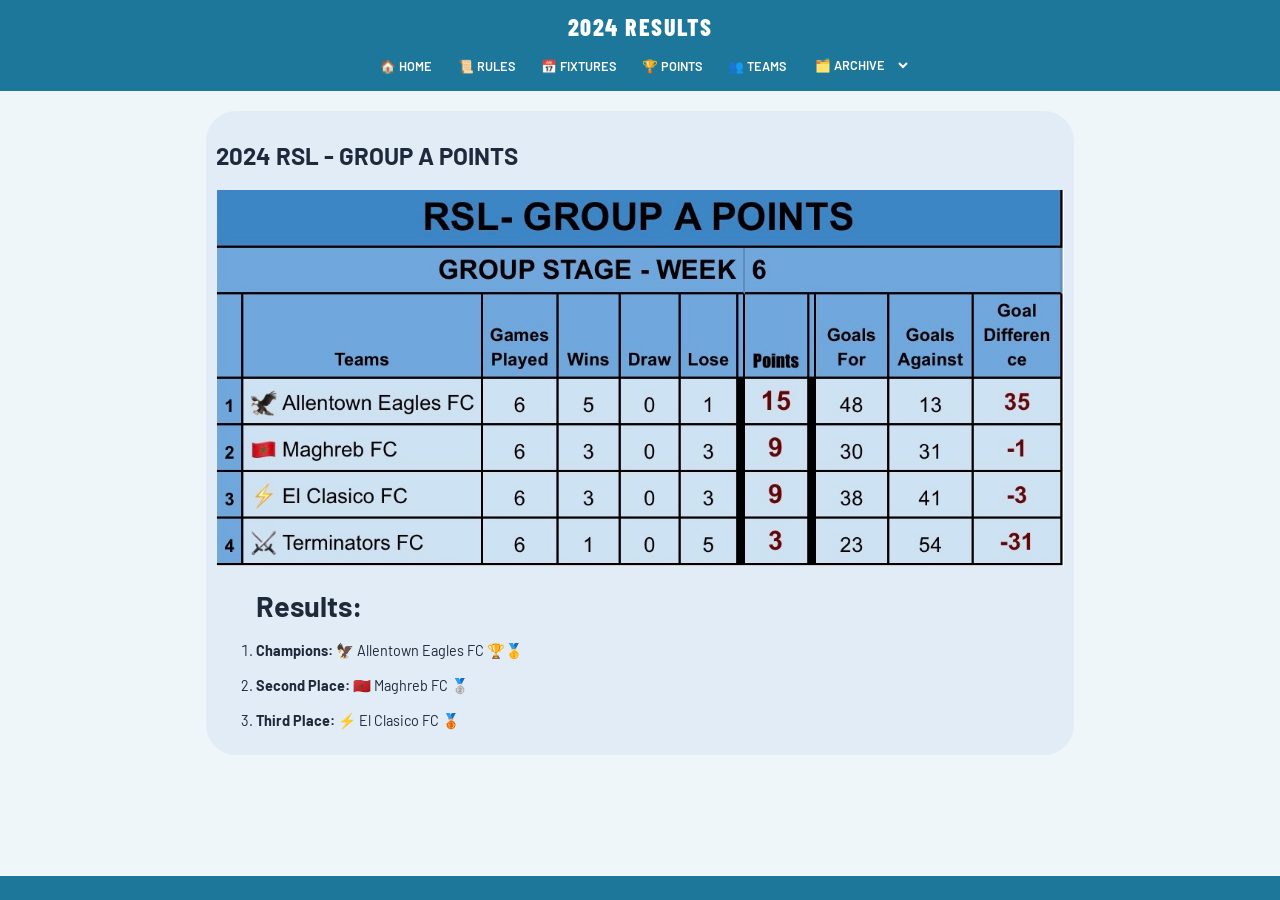
<file: archive/2024_group_a_points.html>
<!DOCTYPE html>
<html lang="en">
<head>
<meta http-equiv="refresh" content="21600">
    <!-- Google tag (gtag.js) -->
<script async src="https://www.googletagmanager.com/gtag/js?id=G-33SEFYBZ3E"></script>
<script>
  window.dataLayer = window.dataLayer || [];
  function gtag(){dataLayer.push(arguments);}
  gtag('js', new Date());

  gtag('config', 'G-33SEFYBZ3E');
</script>
    <meta charset="UTF-8">
    <meta name="viewport" content="width=device-width, initial-scale=1.0">
    <title>Group A Points</title>
    <link rel="stylesheet" href="../styles.css">
    <link rel="icon" href="../images/favicon.png" type="image/png">
</head>
<script src="../nav.js"></script>
<body>
    <header>
        <h1>2024 Results</h1>
    </header>

    <main>
        <div class="archive_div">
            <H2 class="archive">2024 RSL - GROUP A POINTS</H2>
            <img src="../images/2024_group_a.png" alt="Description of your image">
            <div>
                <ol class="archive_ol">
                    <h1> Results:</h1>
                    <li>
                        <strong>Champions:</strong> 🦅 Allentown Eagles FC 🏆🥇
                    </li>
                    <br>
                    <li>
                        <strong>Second Place:</strong> 🇲🇦 Maghreb FC 🥈
                    </li>
                    <br>
                    <li>
                        <strong>Third Place:</strong> ⚡ El Clasico FC 🥉
                    </li>
                </ol>
            </div>
        </div>
    </main>

    <footer>
        <!-- Footer content (same as other pages) -->
    </footer>
</body>
</html>
</file>
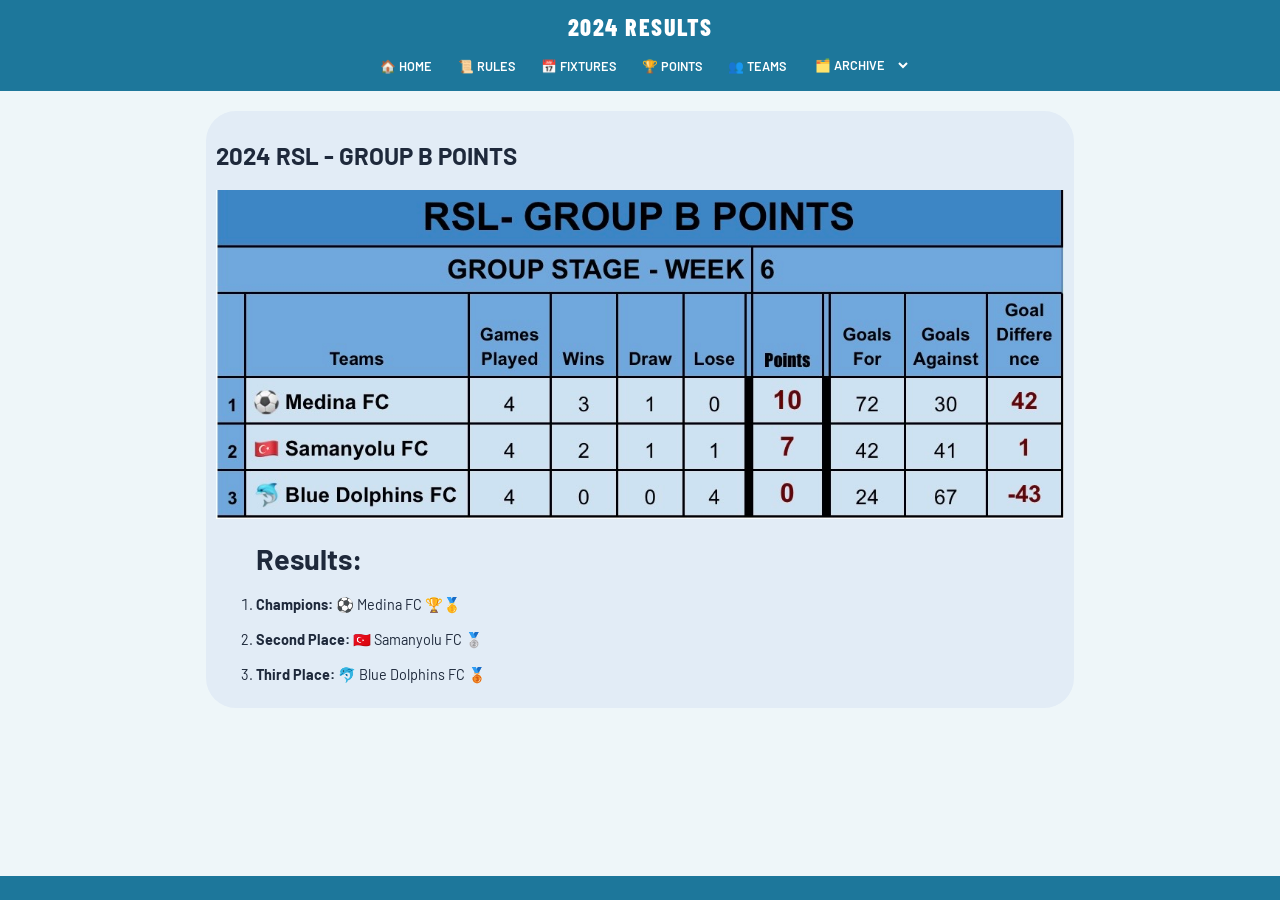
<file: archive/2024_group_b_points.html>
<!DOCTYPE html>
<html lang="en">
<head>
<meta http-equiv="refresh" content="21600">
    <!-- Google tag (gtag.js) -->
<script async src="https://www.googletagmanager.com/gtag/js?id=G-33SEFYBZ3E"></script>
<script>
  window.dataLayer = window.dataLayer || [];
  function gtag(){dataLayer.push(arguments);}
  gtag('js', new Date());

  gtag('config', 'G-33SEFYBZ3E');
</script>
    <meta charset="UTF-8">
    <meta name="viewport" content="width=device-width, initial-scale=1.0">
    <title>Group B Points</title>
    <link rel="stylesheet" href="../styles.css">
    <link rel="icon" href="../images/favicon.png" type="image/png">
</head>
<script src="../nav.js"></script>
<body>
    <header>
        <h1>2024 Results</h1>
    </header>

    <main>
        <div class="archive_div">
            <H2 class="archive">2024 RSL - GROUP B POINTS</H2>
            <img src="../images/2024_group_b.png" alt="Description of your image">
            <div>
                <ol class="archive_ol">
                    <h1> Results:</h1>
                    <li>
                        <strong>Champions:</strong> ⚽️ Medina FC 🏆🥇
                    </li>
                    <br>
                    <li>
                        <strong>Second Place:</strong> 🇹🇷 Samanyolu FC 🥈
                    </li>
                    <br>
                    <li>
                        <strong>Third Place:</strong> 🐬 Blue Dolphins FC 🥉
                    </li>
                </ol>
            </div>
        </div>
    </main>

    <footer>
        <!-- Footer content (same as other pages) -->
    </footer>
</body>
</html>
</file>
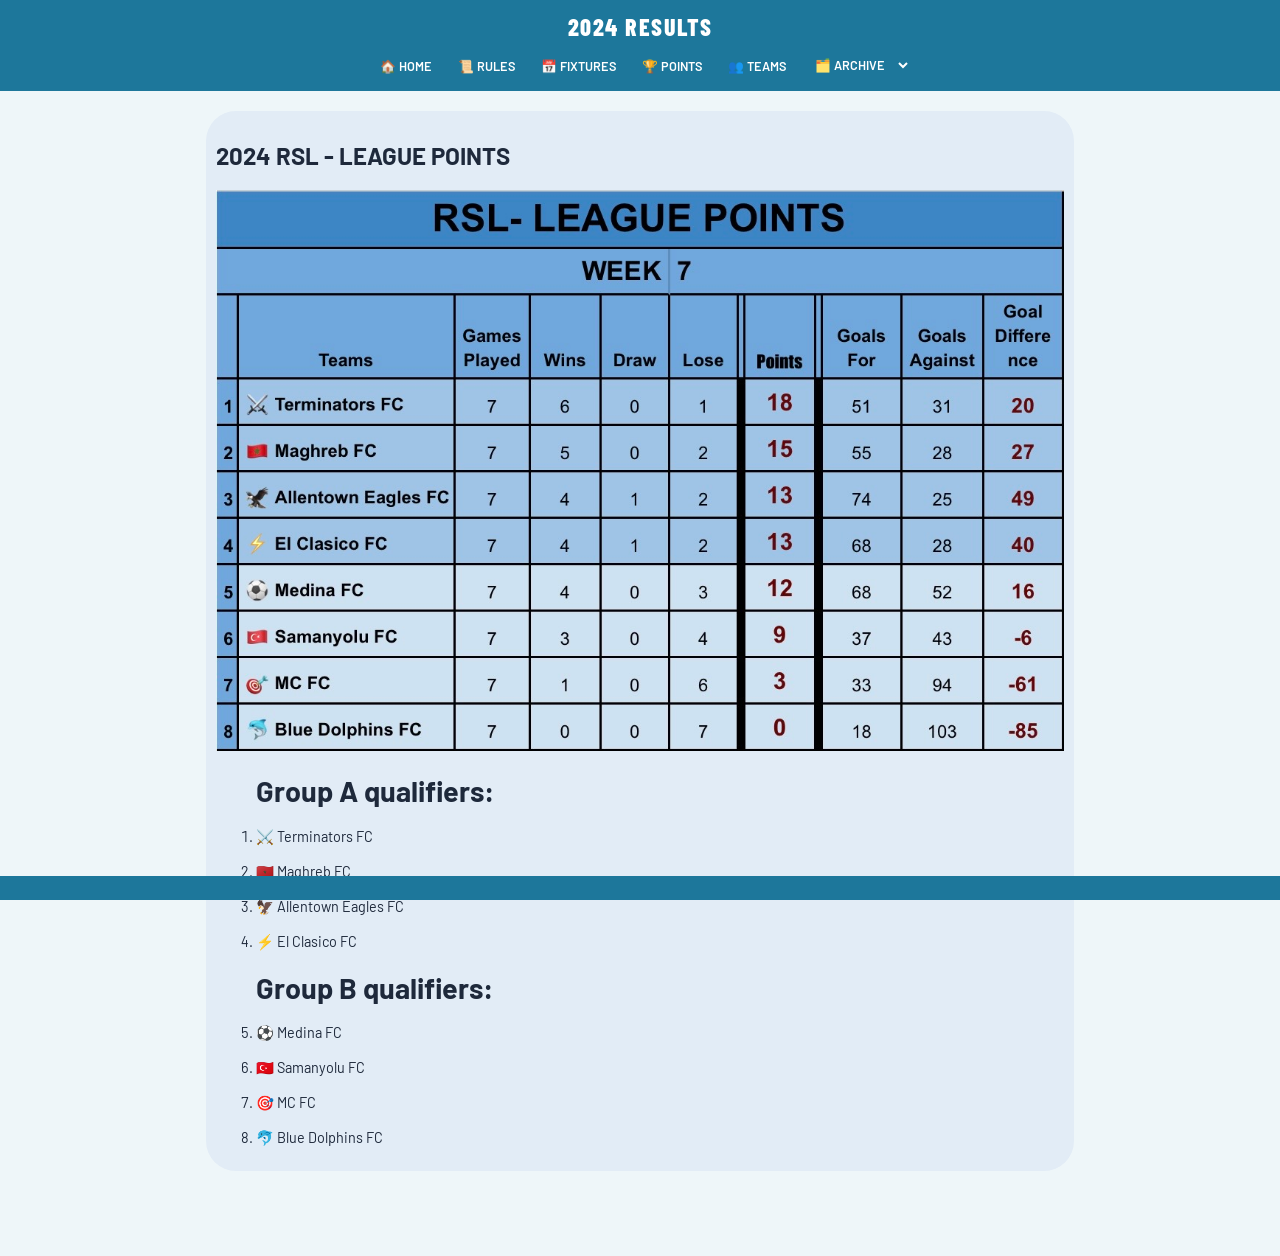
<file: archive/2024_league_points.html>
<!DOCTYPE html>
<html lang="en">
<head>
<meta http-equiv="refresh" content="21600">
    <!-- Google tag (gtag.js) -->
<script async src="https://www.googletagmanager.com/gtag/js?id=G-33SEFYBZ3E"></script>
<script>
  window.dataLayer = window.dataLayer || [];
  function gtag(){dataLayer.push(arguments);}
  gtag('js', new Date());

  gtag('config', 'G-33SEFYBZ3E');
</script>
    <meta charset="UTF-8">
    <meta name="viewport" content="width=device-width, initial-scale=1.0">
    <title>League Points</title>
    <link rel="stylesheet" href="../styles.css">
    <link rel="icon" href="../images/favicon.png" type="image/png">
</head>
<script src="../nav.js"></script>
<body>
    <header>
        <h1>2024 Results</h1>
    </header>

    <main>
        <div class="archive_div">
            <H2 class="archive">2024 RSL - LEAGUE POINTS</H2>
            <img src="../images/2024_league.png" alt="Description of your image">
            <div>
                <ol class="archive_ol">
                    <h1> Group A qualifiers:</h1>
                    <li>
                        ⚔️ Terminators FC
                    </li>
                    <br>
                    <li>
                        🇲🇦 Maghreb FC
                    </li>
                    <br>
                    <li>
                        🦅 Allentown Eagles FC
                    </li>
                    <br>
                    <li>
                        ⚡ El Clasico FC
                    </li>

                    <h1> Group B qualifiers:</h1>
                    <li>
                        ⚽️ Medina FC
                    </li>
                    <br>
                    <li>
                        🇹🇷 Samanyolu FC
                    </li>
                    <br>
                    <li>
                        🎯 MC FC
                    </li>
                    <br>
                    <li>
                        🐬 Blue Dolphins FC
                    </li>
                </ol>
            </div>
        </div>
    </main>

    <footer>
        <!-- Footer content (same as other pages) -->
    </footer>
</body>
</html>
</file>
<file: styles.css>
/* ============================================================
   RSL — MAIN STYLESHEET
   Replaces both styles.css and team.css (merged & deduplicated)
   ============================================================ */

@import url('https://fonts.googleapis.com/css2?family=Barlow+Condensed:wght@400;600;700;800;900&family=Barlow:wght@400;500;600&display=swap');

/* ── CSS VARIABLES ──────────────────────────────────────── */
:root {
  --brand:       rgb(29, 119, 155);
  --brand-dark:  #135371;
  --brand-mid:   #1a7a9e;
  --brand-light: #d2edee;
  --brand-pale:  #eef6f9;
  --accent:      #1dc211;
  --danger:      #e32323;
  --text:        #1e293b;
  --text-muted:  #64748b;
  --bg:          #f8fafc;
  --white:       #ffffff;
  --radius:      16px;
  --shadow:      0 6px 24px rgba(29, 119, 155, 0.12);
}

/* ── RESET / BASE ───────────────────────────────────────── */
*, *::before, *::after { box-sizing: border-box; }

body {
  font-family: 'Barlow', Arial, sans-serif;
  margin: 0;
  padding: 0;
  background: var(--brand-pale);
  color: var(--text);
}

img {
  max-width: 100%;
  height: auto;
}

iframe {
  max-width: 100%;
}

/* ── HEADER / NAV ───────────────────────────────────────── */
header {
  background-color: var(--brand);
  color: white;
  padding: 8px 16px;
  text-align: center;
  position: sticky;
  top: 0;
  z-index: 1000;
}

/* Scrolling sticky variant used on fixtures page */
.header2 {
  background-color: var(--brand);
  color: white;
  padding: 8px 16px;
  text-align: center;
  width: 100%;
  position: sticky;
  top: 0;
  z-index: 1000;
  transition: top 0.3s;
}

header h1 {
  font-family: 'Barlow Condensed', Arial, sans-serif;
  font-size: 1.5em;
  font-weight: 800;
  letter-spacing: 1.5px;
  text-transform: uppercase;
  margin: 4px 0;
}

nav ul {
  list-style: none;
  display: flex;
  justify-content: center;
  align-items: center;
  flex-wrap: wrap;
  gap: 4px;
  padding: 6px 0 4px;
  margin: 0;
  font-size: 0.9em;
}

nav ul li {
  display: block;
  margin: 0;
}

nav ul li a {
  color: white;
  text-decoration: none;
  font-size: 0.88em;
  font-weight: 600;
  padding: 5px 11px;
  border-radius: 8px;
  transition: background 0.2s ease;
  white-space: nowrap;
}

nav ul li a:hover,
nav ul li a.active {
  background: rgba(255, 255, 255, 0.25);
}

/* Archive dropdown */
select {
  border: none;
  font-family: 'Barlow', Arial, sans-serif;
  background-color: transparent;
  color: white;
  text-align: center;
  font-size: 0.88em;
  font-weight: 600;
  padding: 5px 10px;
  border-radius: 8px;
  cursor: pointer;
}

select option,
select optgroup {
  background-color: var(--brand-dark);
  color: white;
}

select optgroup {
  font-weight: bold;
}

/* ── HAMBURGER MENU ─────────────────────────────────────── */
.menu-toggle {
  display: none;
  align-items: center;
  gap: 6px;
  font-size: 1em;
  font-weight: 700;
  background: rgba(255,255,255,0.15);
  border: 1px solid rgba(255,255,255,0.4);
  color: white;
  -webkit-tap-highlight-color: transparent;
  padding: 6px 14px;
  border-radius: 20px;
  cursor: pointer;
  margin: 4px auto;
}

@media (max-width: 600px) {
  .menu-toggle {
    display: inline-flex;
  }

  nav {
    display: none;
  }

  nav.open {
    display: block;
  }

  nav ul {
    flex-direction: column;
    gap: 6px;
    background-color: var(--brand);
    padding: 10px;
    border-radius: 10px;
  }

  nav ul li a,
  nav select {
    width: 100%;
    text-align: center;
    font-size: 1em;
  }

  /* hide items that should only show in menu on mobile */
  .always-show { display: block; }
  .menu-only { display: block; }
}

/* On desktop, always show everything */
@media (min-width: 601px) {
  .always-show,
  .menu-only {
    display: block;
  }
}

/* ── MAIN / LAYOUT ──────────────────────────────────────── */
main {
  padding: 20px 16px 80px;
  max-width: 900px;
  margin: 0 auto;
}

.mainpadding {
  padding: 4px;
}

/* ── CONTENT CARDS ──────────────────────────────────────── */
.teams,
.fixtures,
.points,
.pointss,
.pointss2 {
  background-color: var(--white);
  padding: 20px;
  border-radius: var(--radius);
  box-shadow: var(--shadow);
  margin-bottom: 24px;
  border: 1px solid rgba(29, 119, 155, 0.1);
}

.teams    { background-color: #fcf7f7; }
.pointss  { background-color: var(--brand-light); }
.pointss2 { background-color: rgba(101, 147, 147, 0.13); }

/* ── TABLES ─────────────────────────────────────────────── */
table {
  width: 100%;
  border-collapse: collapse;
  margin-top: 10px;
}

th, td {
  padding: 8px 6px;
  text-align: center;
  border: 1px solid rgba(19, 16, 16, 0.15);
}

th {
  background-color: #f2f2f2;
  font-family: 'Barlow Condensed', Arial, sans-serif;
  font-weight: 700;
  letter-spacing: 0.5px;
}

/* ── FIXTURES TABLE ─────────────────────────────────────── */
.week-container {
  margin-bottom: 32px;
  background: var(--white);
  border-radius: var(--radius);
  box-shadow: var(--shadow);
  overflow: hidden;
  border: 1px solid var(--brand-light);
  padding: 0;
}

.fixtures-table {
  width: 100%;
  border-collapse: collapse;
  margin: 0;
  table-layout: fixed; /* Force equal column widths */
}

/* Lock all three columns to equal thirds */
.fixtures-table col.col-home,
.fixtures-table col.col-score,
.fixtures-table col.col-away,
.fixtures-table thead tr:not(.week-title-row) th:nth-child(1),
.fixtures-table thead tr:not(.week-title-row) th:nth-child(2),
.fixtures-table thead tr:not(.week-title-row) th:nth-child(3),
.game-row td:nth-child(1),
.game-row td:nth-child(2),
.game-row td:nth-child(3) {
  width: 33.33%;
  word-wrap: break-word;
  overflow-wrap: break-word;
}

.week-title-row th {
  background-color: var(--brand-dark);
  color: white;
  padding: 14px;
  font-family: 'Barlow Condensed', Arial, sans-serif;
  font-size: 1.2rem;
  font-weight: 800;
  letter-spacing: 2px;
  border: none;
  text-transform: uppercase;
}

.fixtures-table thead th {
  background-color: #77a3b6;
  color: var(--text);
  padding: 10px;
  border: none;
  font-weight: 600;
}

.date-header-row th {
  background-color: #b3d7e9;
  color: #0f172a;
  padding: 10px;
  font-family: 'Barlow Condensed', Arial, sans-serif;
  font-size: 1rem;
  border: none;
  border-bottom: 1px solid #99c2d6;
}

.game-row td {
  padding: 12px 8px;
  font-size: 0.97rem;
  text-align: center;
  border: none;
  border-bottom: 1px solid #e2ecef;
  background-color: #ebf5fa;
  color: #334155;
}

.game-row:last-child td { border-bottom: none; }

.game-row:hover td { background-color: #f4f9fb; }

.score {
  font-weight: 800;
  font-size: 1.05rem;
  color: #000;
  background-color: #e2eff5 !important;
}

.bye-text {
  color: #e92106;
  font-style: italic;
  font-weight: 700;
  font-size: 0.95rem;
}

/* ═══════════════════════════════════════════════════════════
   STANDINGS TABLE — fully isolated, does not affect other tables
   ═══════════════════════════════════════════════════════════ */

/* Base table */
.standings-table {
  table-layout: auto !important; /* Let the browser fit columns to their content naturally */
  width: 100% !important;
  border-collapse: collapse !important;
  font-size: 0.84em;
}

/* Reset any widths inherited from the fixtures table */
.standings-table th,
.standings-table td {
  width: auto !important;
}

/* ── Column 1: # rank ── */
.standings-table th.col-stat:first-child,
.standings-table td.col-stat:first-child {
  text-align: center !important;
  padding: 8px 4px !important;
  font-weight: bold;
  color: #7f8c8d;
  white-space: nowrap;
}

/* ── Column 2: Team name ── */
.standings-table th.col-team,
.standings-table td.team-cell {
  text-align: left !important;
  padding-left: 8px !important;
  font-weight: bold;
  white-space: nowrap; /* Keeps the name on one line without the ... */
}

/* ── Columns 3–10: stat columns (P W D L GF GA GD PTS) ── */
.standings-table th.col-stat:not(:first-child),
.standings-table td.col-stat:not(:first-child) {
  text-align: center !important;
  padding: 8px 4px !important;
  white-space: nowrap;
}

/* Mobile adjustments */
@media (max-width: 600px) {
  .standings-table {
    font-size: 0.75em; /* Slightly smaller font to ensure all columns fit on narrow screens */
  }
  .standings-table th,
  .standings-table td {
    padding: 6px 3px !important;
  }
  .standings-table th.col-team,
  .standings-table td.team-cell {
    padding-left: 6px !important;
  }
}

/* ── STATUS CLASSES (fixtures page) ─────────────────────── */
.fixtures h2 {
  text-align: center;
  background-color: #55b3ce;
  border-radius: 40px;
}

.fixtures table  { background-color: #eef8fb; }
.fixtures tr     { background-color: #cbebf3; }

.fixtures th[colspan] {
  background-color: #84c7db;
  padding: 8px;
}

.current h2 {
  text-align: center;
  background-color: var(--accent);
  border-radius: 40px;
}

.currenttable th { background-color: #49d83e; }
.currenttable tr { background-color: rgb(193, 235, 189); }

.done h2 {
  text-align: center;
  background-color: var(--danger);
  border-radius: 40px;
}

.donetable th { background-color: #e55040; }
.donetable tr { background-color: #d5cdcd; }

/* ── ARCHIVE ─────────────────────────────────────────────── */
.archive_div {
  background-color: rgb(226, 236, 246);
  padding: 10px;
  border-radius: 30px;
  margin-bottom: 5px;
}

.archive_ol {
  font-size: 0.9em;
}

/* ── FOOTER ──────────────────────────────────────────────── */
footer {
  background-color: var(--brand);
  color: white;
  text-align: center;
  padding: 12px;
  position: fixed;
  bottom: 0;
  width: 100%;
  z-index: 999;
  font-size: 0.9em;
}

footer a.disclaimer {
  color: rgba(255,255,255,0.6);
  text-decoration: none;
}

footer a.disclaimer:hover {
  color: white;
}

/* ── HOMEPAGE SPECIFIC ───────────────────────────────────── */
.hero {
  background: linear-gradient(135deg, var(--brand-dark) 0%, var(--brand) 60%, #1da3cc 100%);
  color: white;
  border-radius: var(--radius);
  padding: 36px 24px;
  text-align: center;
  margin-bottom: 24px;
  position: relative;
  overflow: hidden;
  box-shadow: 0 12px 32px rgba(19, 83, 113, 0.3);
}

.hero::before {
  content: '⚽';
  position: absolute;
  font-size: 10rem;
  opacity: 0.06;
  top: -20px;
  right: -20px;
  line-height: 1;
  pointer-events: none;
}

.hero h2 {
  font-family: 'Barlow Condensed', Arial, sans-serif;
  font-size: 2.4rem;
  font-weight: 900;
  letter-spacing: 2px;
  text-transform: uppercase;
  margin: 0 0 8px;
}

.hero p {
  font-size: 1rem;
  opacity: 0.85;
  margin: 0;
}

.info-grid {
  display: grid;
  grid-template-columns: repeat(auto-fit, minmax(230px, 1fr));
  gap: 16px;
  margin-bottom: 24px;
}

.info-card {
  background: white;
  border-radius: var(--radius);
  padding: 20px;
  box-shadow: var(--shadow);
  border: 1px solid rgba(29, 119, 155, 0.1);
  border-top: 3px solid var(--brand);
}

.info-card .card-icon {
  font-size: 1.8rem;
  margin-bottom: 8px;
  display: block;
}

.info-card h3 {
  font-family: 'Barlow Condensed', Arial, sans-serif;
  font-size: 1rem;
  font-weight: 700;
  letter-spacing: 1px;
  text-transform: uppercase;
  color: var(--brand-dark);
  margin: 0 0 8px;
}

.info-card p,
.info-card a {
  font-size: 0.9rem;
  color: var(--text);
  margin: 2px 0;
  text-decoration: none;
}

.info-card a:hover { color: var(--brand); }

.section-card {
  background: white;
  border-radius: var(--radius);
  padding: 24px;
  box-shadow: var(--shadow);
  border: 1px solid rgba(29, 119, 155, 0.1);
  margin-bottom: 24px;
}

.section-card h2 {
  font-family: 'Barlow Condensed', Arial, sans-serif;
  font-size: 1.5rem;
  font-weight: 800;
  letter-spacing: 1px;
  text-transform: uppercase;
  color: var(--brand-dark);
  margin: 0 0 16px;
  padding-bottom: 10px;
  border-bottom: 2px solid var(--brand-light);
}

.section-card ul {
  padding-left: 20px;
  margin: 0;
}

.section-card li {
  margin-bottom: 8px;
  line-height: 1.5;
}

/* Playoff bracket */
.bracket-grid {
  display: grid;
  grid-template-columns: 1fr 1fr;
  gap: 16px;
  margin-top: 16px;
}

.bracket-division {
  background: var(--brand-pale);
  border-radius: 12px;
  padding: 16px;
  border: 1px solid var(--brand-light);
}

.bracket-division h4 {
  font-family: 'Barlow Condensed', Arial, sans-serif;
  font-size: 1rem;
  font-weight: 800;
  letter-spacing: 1px;
  text-transform: uppercase;
  color: var(--brand-dark);
  margin: 0 0 12px;
  text-align: center;
}

.bracket-week {
  background: white;
  border-radius: 8px;
  padding: 10px 12px;
  margin-bottom: 8px;
  border-left: 3px solid var(--brand);
}

.bracket-week h5 {
  font-size: 0.78rem;
  font-weight: 700;
  text-transform: uppercase;
  letter-spacing: 0.5px;
  color: var(--brand);
  margin: 0 0 6px;
}

.bracket-week ul {
  list-style: none;
  padding: 0;
  margin: 0;
}

.bracket-week li {
  font-size: 0.87rem;
  color: var(--text);
  padding: 2px 0;
}

.awards-row {
  display: flex;
  gap: 12px;
  flex-wrap: wrap;
  margin-top: 16px;
}

.award-chip {
  background: linear-gradient(135deg, var(--brand-dark), var(--brand));
  color: white;
  border-radius: 100px;
  padding: 8px 16px;
  font-size: 0.85rem;
  font-weight: 600;
}

.whatsapp-btn {
  display: inline-flex;
  align-items: center;
  gap: 8px;
  background: #25D366;
  color: white;
  text-decoration: none;
  padding: 10px 20px;
  border-radius: 100px;
  font-weight: 600;
  font-size: 0.95rem;
  margin-top: 8px;
  transition: background 0.2s, transform 0.15s;
}

.whatsapp-btn:hover {
  background: #1ebe5a;
  transform: translateY(-1px);
}

/* ── FIXTURES FONT SIZES (desktop) ───────────────────────── */
.game-row td {
  font-size: 1rem;
}

.week-title-row th {
  font-size: 1.3rem;
}

.date-header-row th {
  font-size: 1.05rem;
}

/* ── RESPONSIVE ──────────────────────────────────────────── */
@media (max-width: 600px) {
  main { padding: 12px 10px 80px; }

  .bracket-grid { grid-template-columns: 1fr; }



  th, td { padding: 6px 2px; }

  /* Fixtures padding */
  .fixtures-table td,
  .fixtures-table th { padding: 6px 3px !important; }

  /* Fixtures font size — bigger than before */
  .game-row td { font-size: 0.9rem !important; }

  .score { font-size: 0.95rem !important; }

  /* On mobile, give more room to team names, shrink score column */
  .fixtures-table thead tr:not(.week-title-row) th:nth-child(1),
  .fixtures-table thead tr:not(.week-title-row) th:nth-child(3),
  .game-row td:nth-child(1),
  .game-row td:nth-child(3) {
    width: 40% !important;
  }

  .fixtures-table thead tr:not(.week-title-row) th:nth-child(2),
  .game-row td:nth-child(2) {
    width: 20% !important;
  }

  .week-title-row th {
    font-size: 1.05rem !important;
    padding: 10px !important;
  }

  .date-header-row th {
    font-size: 0.9rem !important;
    padding: 6px !important;
  }

  .hero h2 { font-size: 1.8rem; }
  .info-grid { grid-template-columns: 1fr; }
}
</file>
